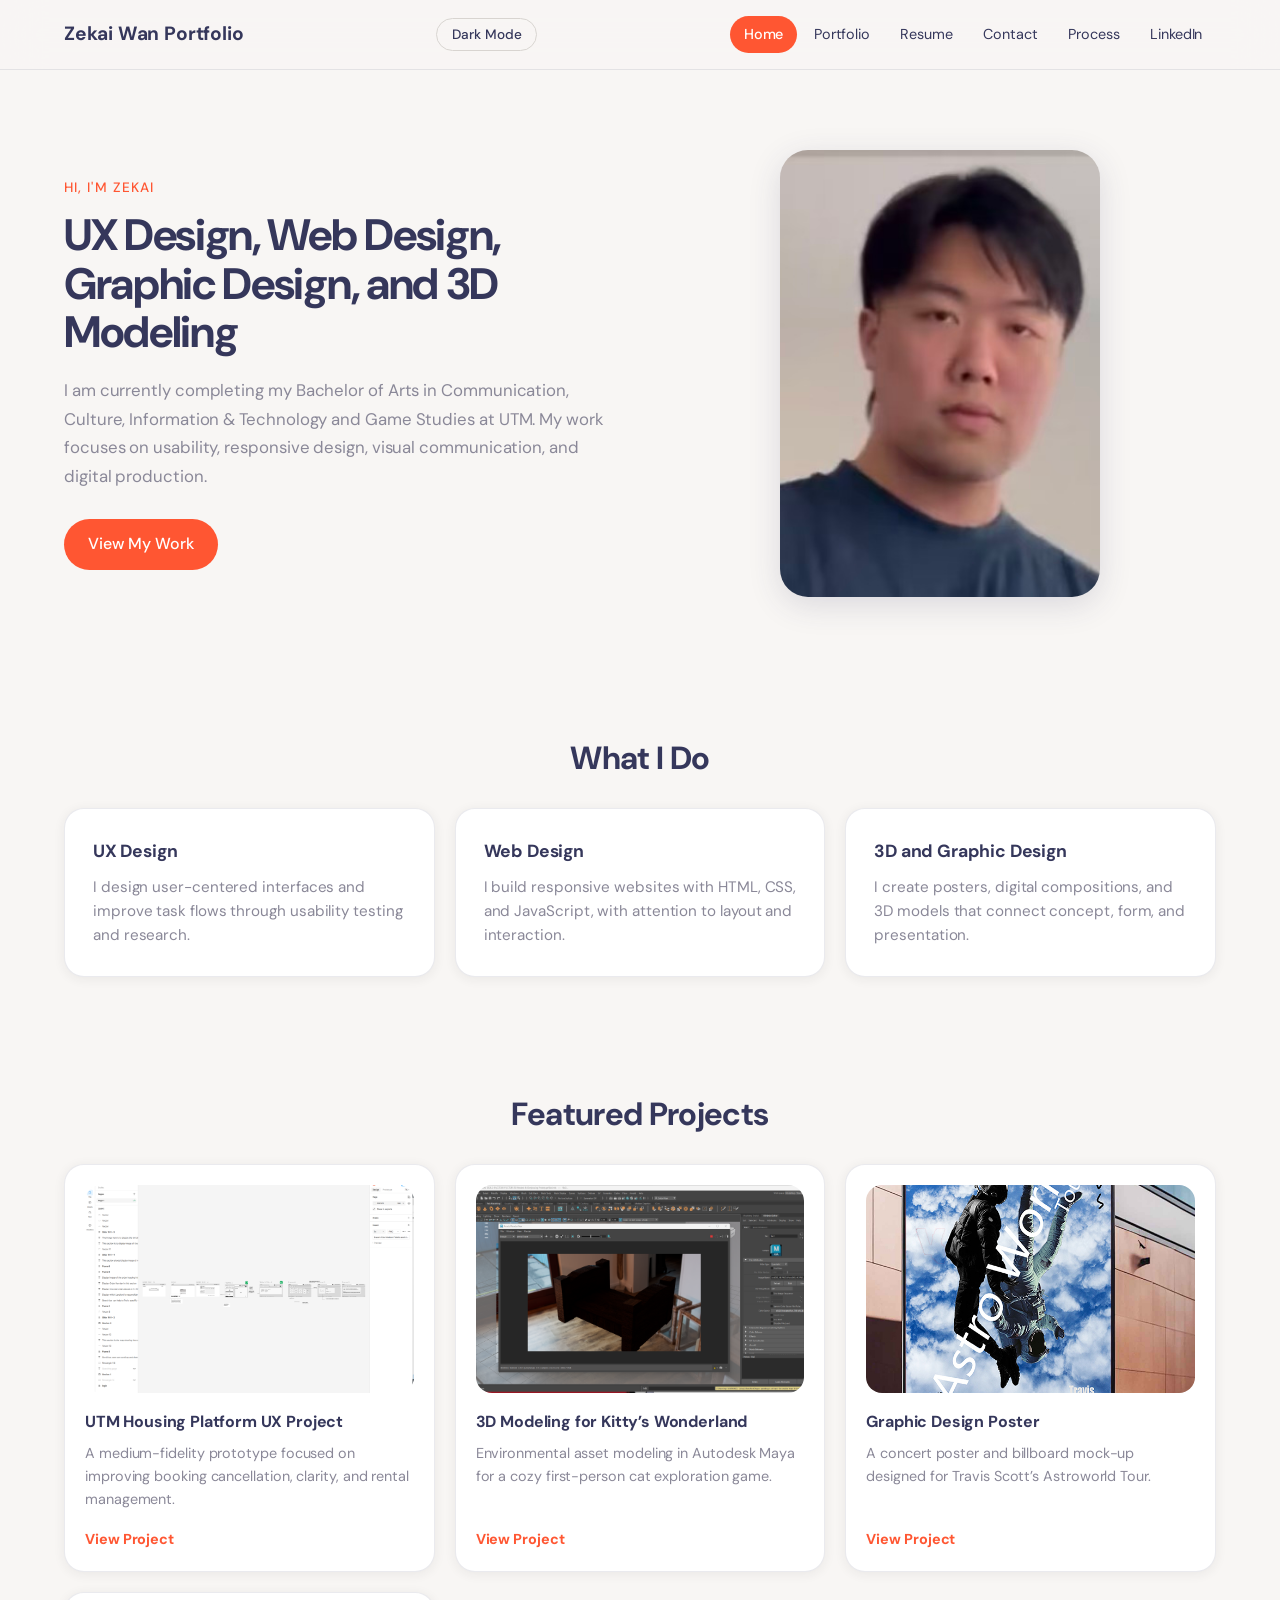
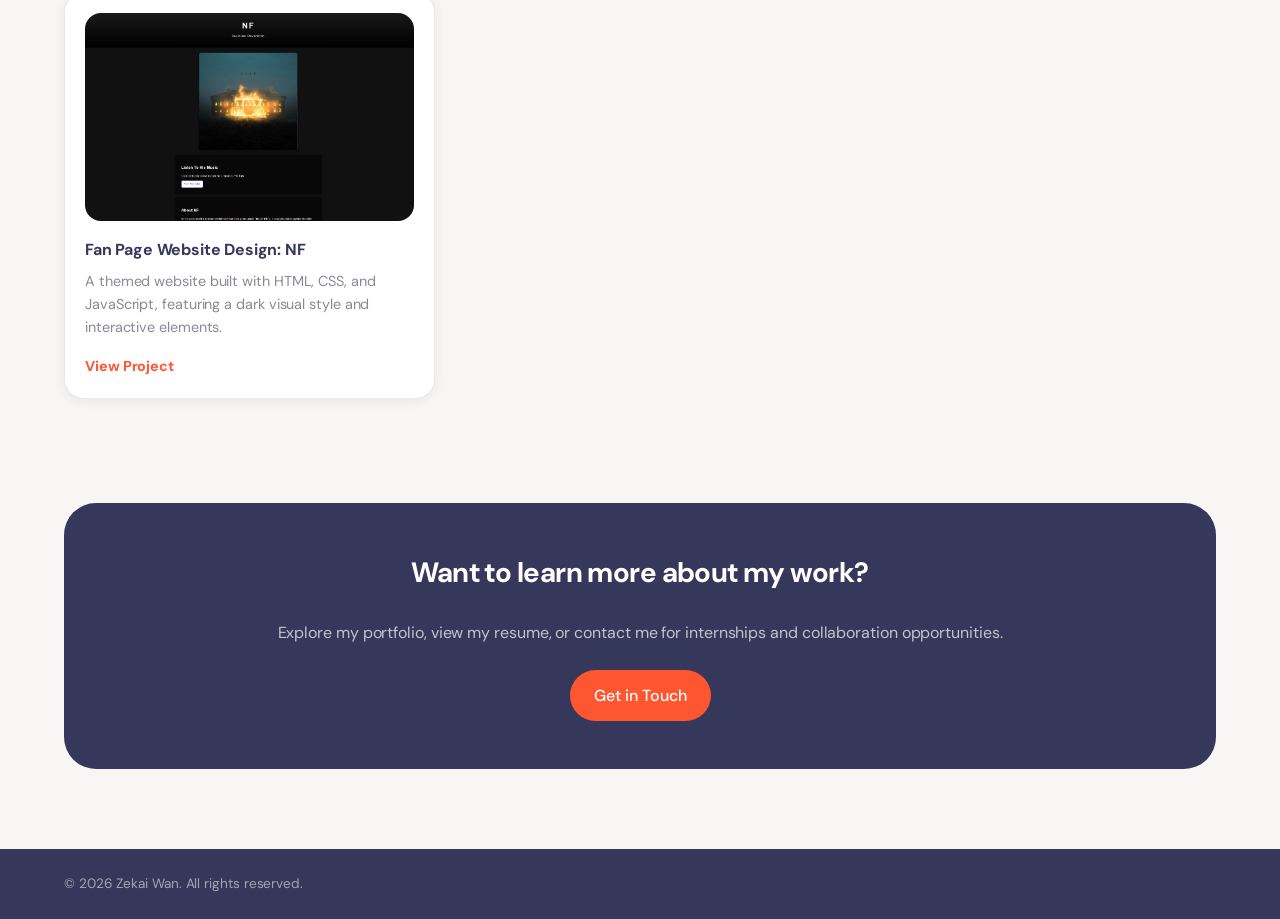
<file: index.html>
<!DOCTYPE html>
<html lang="en">
<head>
  <meta charset="UTF-8">
  <meta name="viewport" content="width=device-width, initial-scale=1.0">
  <title>Zekai Wan | Portfolio</title>
  <link rel="stylesheet" href="styles.css">
</head>
<body>
  <header class="site-header">
    <div class="container header-container">
      <h1 class="site-title">Zekai Wan Portfolio</h1>

      <button id="toggleButton" class="dark-mode-button" type="button">Dark Mode</button>

      <nav class="site-nav" aria-label="Main navigation">
        <ul class="nav-list">
          <li><a href="index.html" class="nav-link active">Home</a></li>
          <li><a href="portfolio.html" class="nav-link">Portfolio</a></li>
          <li><a href="resume.html" class="nav-link">Resume</a></li>
          <li><a href="contact.html" class="nav-link">Contact</a></li>
          <li><a href="process.html" class="nav-link">Process</a></li>
          <li>
            <a href="https://www.linkedin.com/in/zekai-wan-b24306228/" class="nav-link" target="_blank" rel="noopener noreferrer">
              LinkedIn
            </a>
          </li>
        </ul>
      </nav>
    </div>
  </header>

  <main>
    <section class="hero">
      <div class="container hero-container">
        <div class="hero-text">
          <p class="intro-text">Hi, I'm Zekai</p>
          <h2 class="hero-title">UX Design, Web Design, Graphic Design, and 3D Modeling</h2>
          <p class="hero-description">
            I am currently completing my Bachelor of Arts in Communication, Culture,
            Information &amp; Technology and Game Studies at UTM. My work focuses on
            usability, responsive design, visual communication, and digital production.
          </p>

          <div class="hero-buttons">
            <a href="portfolio.html" class="button primary-button">View My Work</a>
          </div>
        </div>

        <div class="hero-image">
          <img src="profilepicture.jpg" alt="Portrait of Zekai Wan">
        </div>
      </div>
    </section>

    <section class="highlights">
      <div class="container">
        <h2 class="section-title">What I Do</h2>

        <div class="highlight-grid">
          <article class="highlight-card">
            <h3>UX Design</h3>
            <p>I design user-centered interfaces and improve task flows through usability testing and research.</p>
          </article>

          <article class="highlight-card">
            <h3>Web Design</h3>
            <p>I build responsive websites with HTML, CSS, and JavaScript, with attention to layout and interaction.</p>
          </article>

          <article class="highlight-card">
            <h3>3D and Graphic Design</h3>
            <p>I create posters, digital compositions, and 3D models that connect concept, form, and presentation.</p>
          </article>
        </div>
      </div>
    </section>

    <section class="featured-projects">
      <div class="container">
        <h2 class="section-title">Featured Projects</h2>

        <div class="project-grid">
          <article class="project-card">
            <img src="uxprojectpicture.png" alt="Preview of UTM housing platform UX project">
            <h3>UTM Housing Platform UX Project</h3>
            <p>A medium-fidelity prototype focused on improving booking cancellation, clarity, and rental management.</p>
            <a href="portfolio.html" class="project-link">View Project</a>
          </article>

          <article class="project-card">
            <img src="Bed_Final.png" alt="Preview of 3D modeling project in Autodesk Maya">
            <h3>3D Modeling for Kitty’s Wonderland</h3>
            <p>Environmental asset modeling in Autodesk Maya for a cozy first-person cat exploration game.</p>
            <a href="portfolio.html" class="project-link">View Project</a>
          </article>

          <article class="project-card">
            <img src="Wan_Poster.jpg" alt="Preview of graphic design poster project">
            <h3>Graphic Design Poster</h3>
            <p>A concert poster and billboard mock-up designed for Travis Scott’s Astroworld Tour.</p>
            <a href="portfolio.html" class="project-link">View Project</a>
          </article>

          <article class="project-card">
            <img src="websitepicture.png" alt="Preview of NF fan page website design">
            <h3>Fan Page Website Design: NF</h3>
            <p>A themed website built with HTML, CSS, and JavaScript, featuring a dark visual style and interactive elements.</p>
            <a href="portfolio.html" class="project-link">View Project</a>
          </article>
        </div>
      </div>
    </section>

    <section class="callout">
      <div class="container callout-container">
        <h2 class="section-title">Want to learn more about my work?</h2>
        <p>Explore my portfolio, view my resume, or contact me for internships and collaboration opportunities.</p>
        <a href="contact.html" class="button primary-button">Get in Touch</a>
      </div>
    </section>
  </main>

  <footer class="site-footer">
    <div class="container footer-container">
      <p>&copy; 2026 Zekai Wan. All rights reserved.</p>
    </div>
  </footer>

  <script src="script.js"></script>
</body>
</html>
</file>
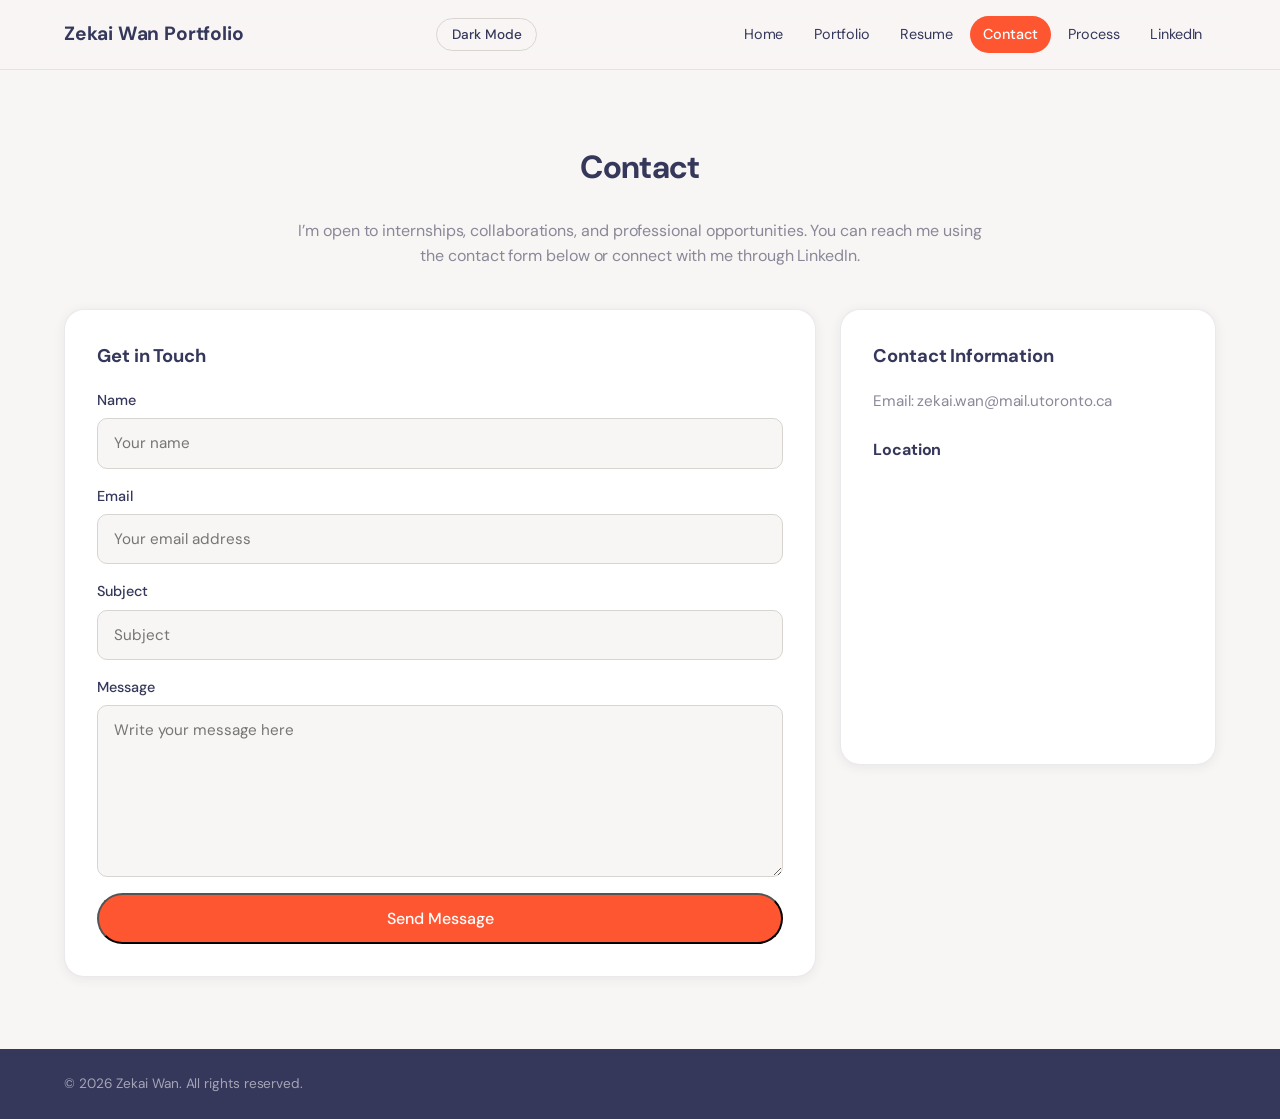
<file: contact.html>
<!DOCTYPE html>
<html lang="en">
<head>
  <meta charset="UTF-8">
  <meta name="viewport" content="width=device-width, initial-scale=1.0">
  <title>Contact | Zekai Wan Portfolio</title>
  <link rel="stylesheet" href="styles.css">
</head>
<body>
  <header class="site-header">
    <div class="container header-container">
      <h1 class="site-title">Zekai Wan Portfolio</h1>

      <button id="darkModeToggle" class="dark-mode-button" type="button">Dark Mode</button>

      <nav class="site-nav" aria-label="Main navigation">
        <ul class="nav-list">
          <li><a href="index.html" class="nav-link">Home</a></li>
          <li><a href="portfolio.html" class="nav-link">Portfolio</a></li>
          <li><a href="resume.html" class="nav-link">Resume</a></li>
          <li><a href="contact.html" class="nav-link active">Contact</a></li>
          <li><a href="process.html" class="nav-link">Process</a></li>
          <li>
            <a href="https://www.linkedin.com/in/zekai-wan-b24306228/" class="nav-link" target="_blank" rel="noopener noreferrer">
              LinkedIn
            </a>
          </li>
        </ul>
      </nav>
    </div>
  </header>

  <main>
    <section class="contact-page">
      <div class="container">
        <h2 class="section-title">Contact</h2>
        <p class="contact-intro">
          I’m open to internships, collaborations, and professional opportunities.
          You can reach me using the contact form below or connect with me through LinkedIn.
        </p>

        <div class="contact-layout">
          <section class="contact-form-section">
            <h3>Get in Touch</h3>

            <form class="contact-form" action="#" method="post">
              <div class="form-group">
                <label for="name">Name</label>
                <input type="text" id="name" name="name" placeholder="Your name" required>
              </div>

              <div class="form-group">
                <label for="email">Email</label>
                <input type="email" id="email" name="email" placeholder="Your email address" required>
              </div>

              <div class="form-group">
                <label for="subject">Subject</label>
                <input type="text" id="subject" name="subject" placeholder="Subject" required>
              </div>

              <div class="form-group">
                <label for="message">Message</label>
                <textarea id="message" name="message" rows="6" placeholder="Write your message here" required></textarea>
              </div>

              <button type="submit" class="button primary-button">Send Message</button>
            </form>
          </section>

          <aside class="contact-info-section">
            <h3>Contact Information</h3>
            <p>Email: zekai.wan@mail.utoronto.ca</p>

            <div class="media-embed">
              <h3>Location</h3>
              <iframe
                src="https://www.google.com/maps?q=University%20of%20Toronto%20Mississauga&output=embed"
                width="100%"
                height="250"
                style="border:0;"
                allowfullscreen=""
                loading="lazy"
                referrerpolicy="no-referrer-when-downgrade"
                title="Map showing University of Toronto Mississauga"
              ></iframe>
            </div>
          </aside>
        </div>
      </div>
    </section>
  </main>

  <footer class="site-footer">
    <div class="container footer-container">
      <p>&copy; 2026 Zekai Wan. All rights reserved.</p>
    </div>
  </footer>

  <script src="script.js"></script>
</body>
</html>
</file>
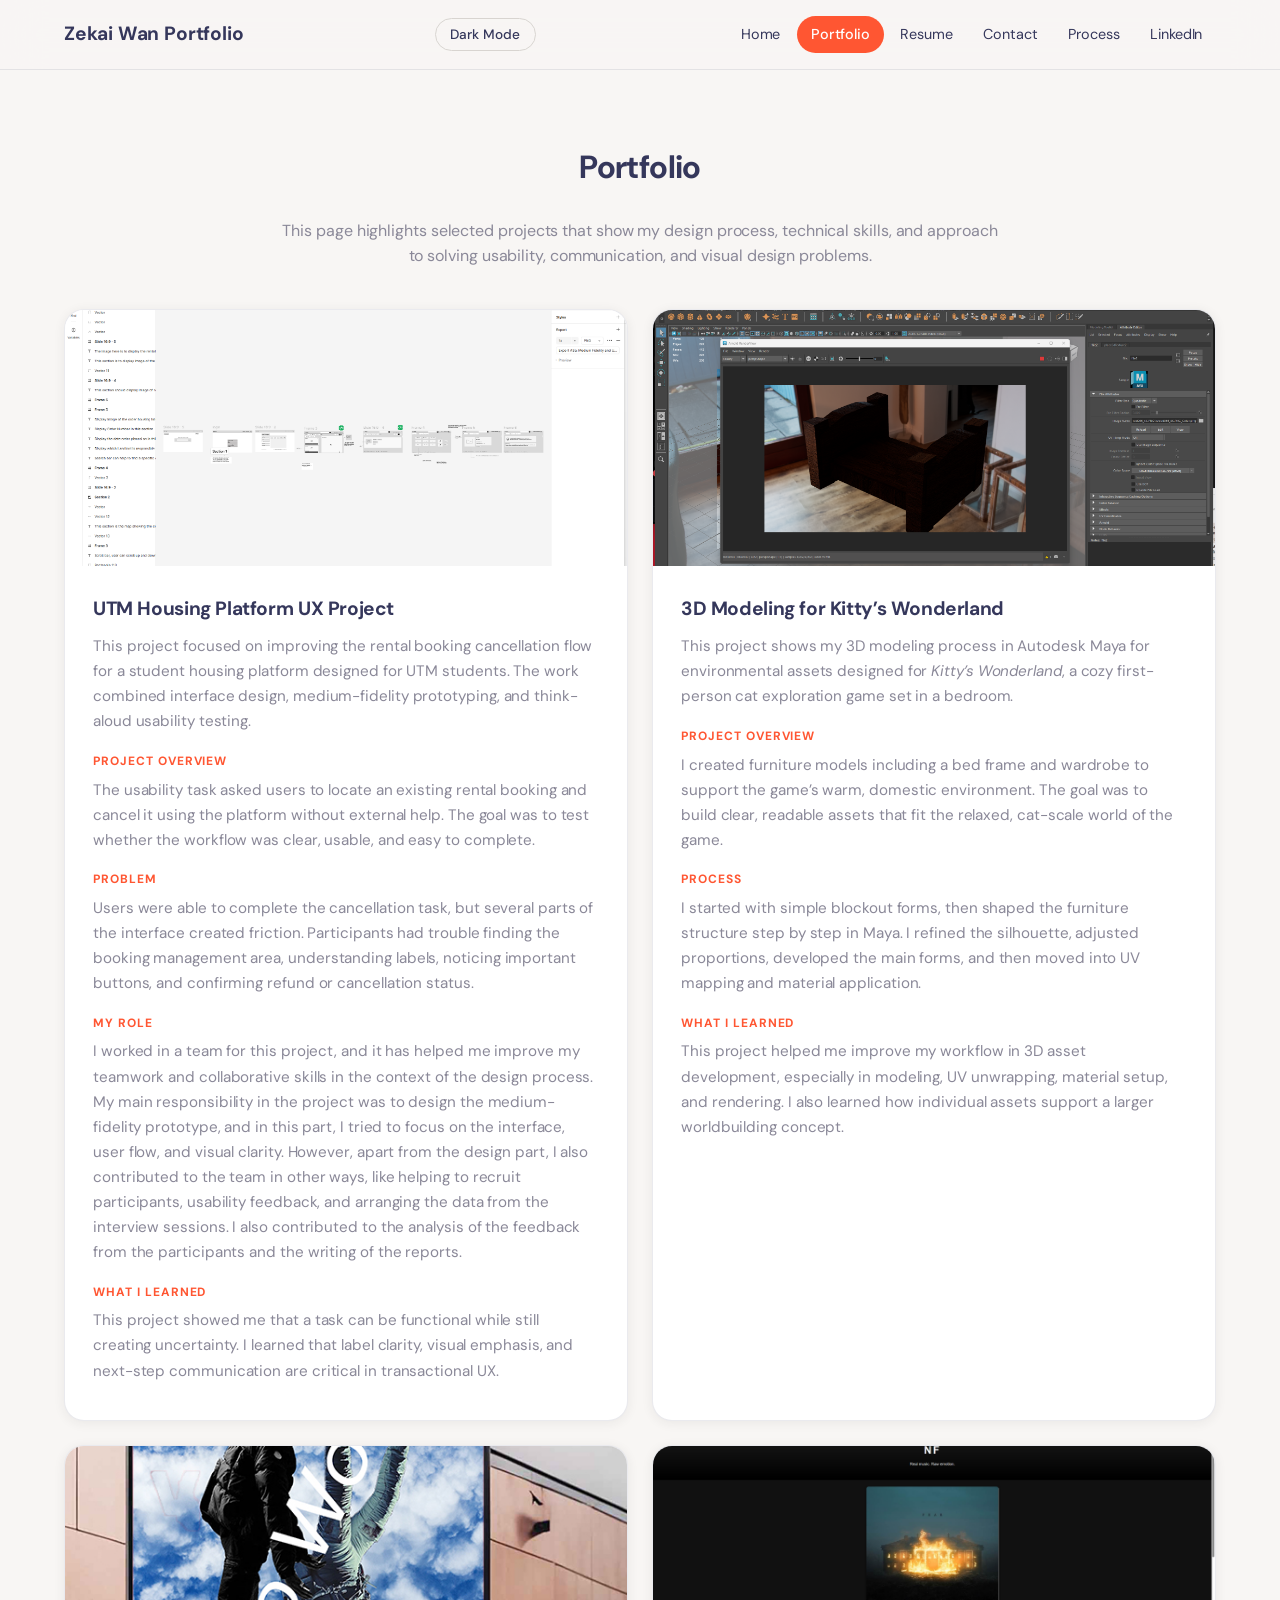
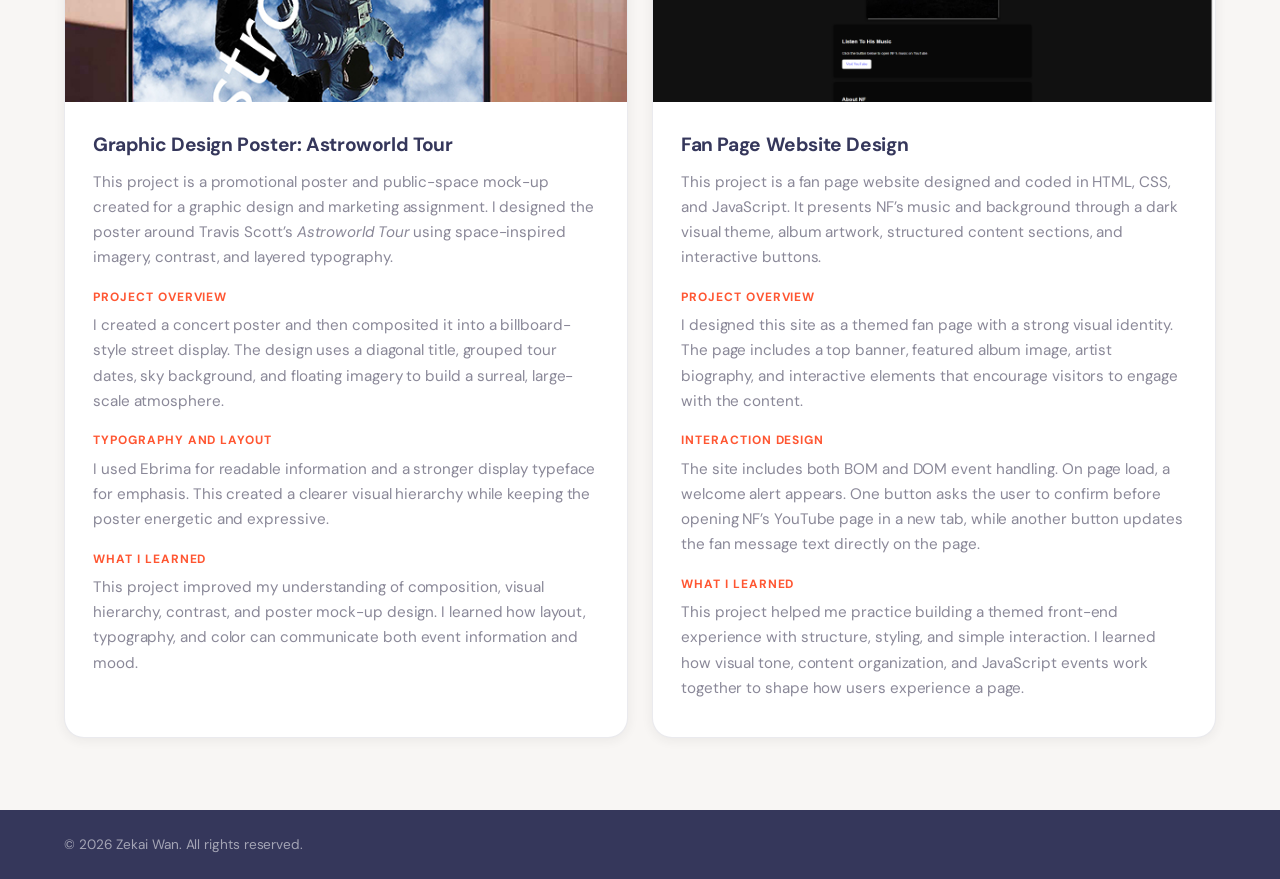
<file: portfolio.html>
<!DOCTYPE html>
<html lang="en">
<head>
  <meta charset="UTF-8">
  <meta name="viewport" content="width=device-width, initial-scale=1.0">
  <title>Portfolio | Zekai Wan Portfolio</title>
  <link rel="stylesheet" href="styles.css">
</head>
<body>
  <header class="site-header">
    <div class="container header-container">
      <h1 class="site-title">Zekai Wan Portfolio</h1>

      <button id="darkModeToggle" class="dark-mode-button" type="button">Dark Mode</button>

      <nav class="site-nav" aria-label="Main navigation">
        <ul class="nav-list">
          <li><a href="index.html" class="nav-link">Home</a></li>
          <li><a href="portfolio.html" class="nav-link active">Portfolio</a></li>
          <li><a href="resume.html" class="nav-link">Resume</a></li>
          <li><a href="contact.html" class="nav-link">Contact</a></li>
          <li><a href="process.html" class="nav-link">Process</a></li>
          <li>
            <a href="https://www.linkedin.com/in/zekai-wan-b24306228/" class="nav-link" target="_blank" rel="noopener noreferrer">
              LinkedIn
            </a>
          </li>
        </ul>
      </nav>
    </div>
  </header>

  <main>
    <section class="portfolio-page">
      <div class="container">
        <h2 class="section-title">Portfolio</h2>
        <p class="portfolio-intro">
          This page highlights selected projects that show my design process, technical skills,
          and approach to solving usability, communication, and visual design problems.
        </p>

        <div class="portfolio-grid">
          <article class="portfolio-card">
            <img src="uxprojectpicture.png" alt="UTM housing platform UX prototype shown in Figma">
            <div class="portfolio-card-content">
              <h3>UTM Housing Platform UX Project</h3>
              <p>
                This project focused on improving the rental booking cancellation flow for a student housing
                platform designed for UTM students. The work combined interface design, medium-fidelity
                prototyping, and think-aloud usability testing.
              </p>

              <h4>Project Overview</h4>
              <p>
                The usability task asked users to locate an existing rental booking and cancel it using the
                platform without external help. The goal was to test whether the workflow was clear, usable,
                and easy to complete.
              </p>

              <h4>Problem</h4>
              <p>
                Users were able to complete the cancellation task, but several parts of the interface created
                friction. Participants had trouble finding the booking management area, understanding labels,
                noticing important buttons, and confirming refund or cancellation status.
              </p>

              <h4>My Role</h4>
              <p>
                I worked in a team for this project, and it has helped me improve my teamwork and collaborative skills in the context of the design process. My main responsibility in the project was to design the medium-fidelity prototype, and in this part, I tried to focus on the interface, user flow, and visual clarity. However, apart from the design part, I also contributed to the team in other ways, like helping to recruit participants, usability feedback, and arranging the data from the interview sessions. I also contributed to the analysis of the feedback from the participants and the writing of the reports.
              </p>

              <h4>What I Learned</h4>
              <p>
                This project showed me that a task can be functional while still creating uncertainty.
                I learned that label clarity, visual emphasis, and next-step communication are critical
                in transactional UX.
              </p>
            </div>
          </article>

          <article class="portfolio-card">
            <img src="Bed_Final.png" alt="Final rendered 3D bed model created in Autodesk Maya">
            <div class="portfolio-card-content">
              <h3>3D Modeling for Kitty’s Wonderland</h3>
              <p>
                This project shows my 3D modeling process in Autodesk Maya for environmental assets
                designed for <em>Kitty’s Wonderland</em>, a cozy first-person cat exploration game set in a bedroom.
              </p>

              <h4>Project Overview</h4>
              <p>
                I created furniture models including a bed frame and wardrobe to support the game’s warm,
                domestic environment. The goal was to build clear, readable assets that fit the relaxed,
                cat-scale world of the game.
              </p>

              <h4>Process</h4>
              <p>
                I started with simple blockout forms, then shaped the furniture structure step by step in
                Maya. I refined the silhouette, adjusted proportions, developed the main forms, and then
                moved into UV mapping and material application.
              </p>

              <h4>What I Learned</h4>
              <p>
                This project helped me improve my workflow in 3D asset development, especially in modeling,
                UV unwrapping, material setup, and rendering. I also learned how individual assets support
                a larger worldbuilding concept.
              </p>
            </div>
          </article>

          <article class="portfolio-card">
            <img src="Wan_Poster.jpg" alt="Astroworld Tour poster design by Zekai Wan displayed in a street billboard mock-up">
            <div class="portfolio-card-content">
              <h3>Graphic Design Poster: Astroworld Tour</h3>
              <p>
                This project is a promotional poster and public-space mock-up created for a graphic design
                and marketing assignment. I designed the poster around Travis Scott’s <em>Astroworld Tour</em>
                using space-inspired imagery, contrast, and layered typography.
              </p>

              <h4>Project Overview</h4>
              <p>
                I created a concert poster and then composited it into a billboard-style street display.
                The design uses a diagonal title, grouped tour dates, sky background, and floating imagery
                to build a surreal, large-scale atmosphere.
              </p>

              <h4>Typography and Layout</h4>
              <p>
                I used Ebrima for readable information and a stronger display typeface for emphasis.
                This created a clearer visual hierarchy while keeping the poster energetic and expressive.
              </p>

              <h4>What I Learned</h4>
              <p>
                This project improved my understanding of composition, visual hierarchy, contrast,
                and poster mock-up design. I learned how layout, typography, and color can communicate
                both event information and mood.
              </p>
            </div>
          </article>

          <article class="portfolio-card">
            <img src="websitepicture.png" alt="NF fan page website design homepage with album artwork and dark theme">
            <div class="portfolio-card-content">
              <h3>Fan Page Website Design</h3>
              <p>
                This project is a fan page website designed and coded in HTML, CSS, and JavaScript.
                It presents NF’s music and background through a dark visual theme, album artwork,
                structured content sections, and interactive buttons.
              </p>

              <h4>Project Overview</h4>
              <p>
                I designed this site as a themed fan page with a strong visual identity. The page includes
                a top banner, featured album image, artist biography, and interactive elements that encourage
                visitors to engage with the content.
              </p>

              <h4>Interaction Design</h4>
              <p>
                The site includes both BOM and DOM event handling. On page load, a welcome alert appears.
                One button asks the user to confirm before opening NF’s YouTube page in a new tab, while
                another button updates the fan message text directly on the page.
              </p>

              <h4>What I Learned</h4>
              <p>
                This project helped me practice building a themed front-end experience with structure,
                styling, and simple interaction. I learned how visual tone, content organization, and
                JavaScript events work together to shape how users experience a page.
              </p>
            </div>
          </article>
        </div>
      </div>
    </section>
  </main>

  <footer class="site-footer">
    <div class="container footer-container">
      <p>&copy; 2026 Zekai Wan. All rights reserved.</p>
    </div>
  </footer>

  <script src="script.js"></script>
</body>
</html>
</file>
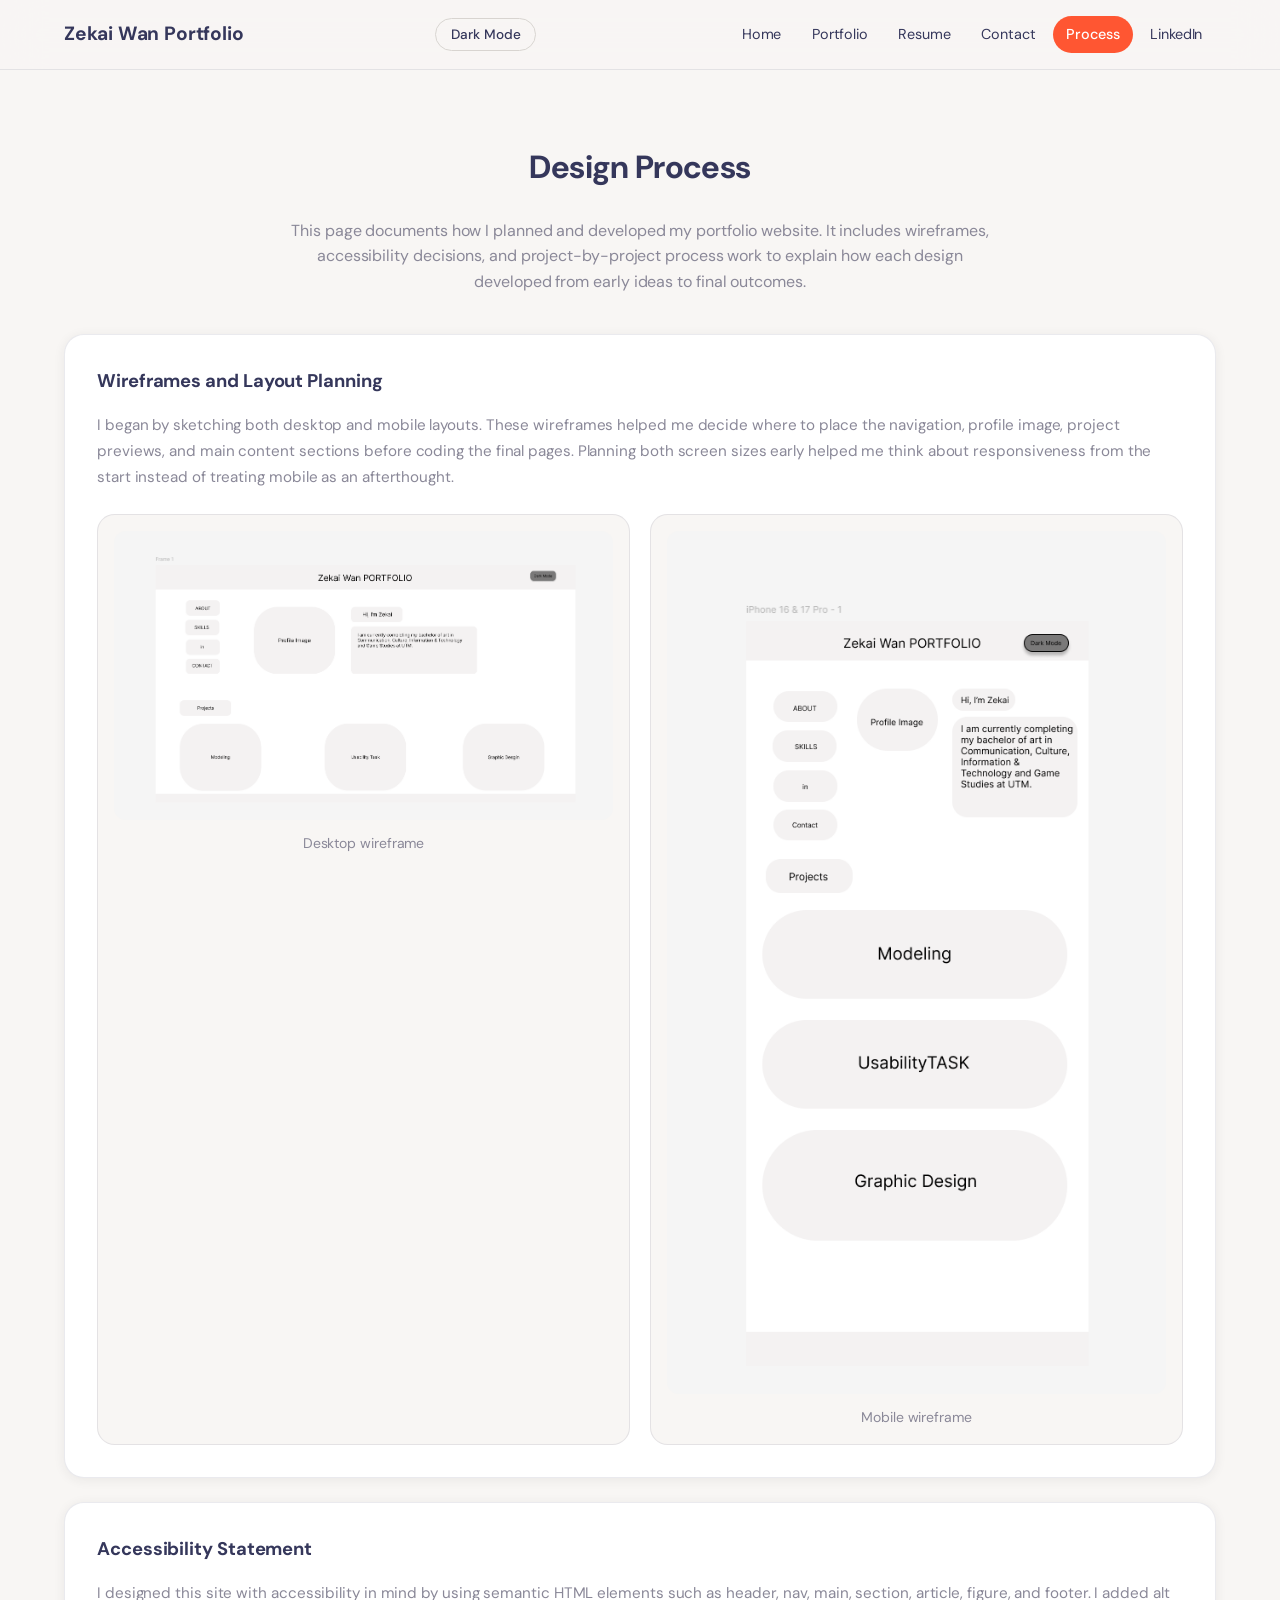
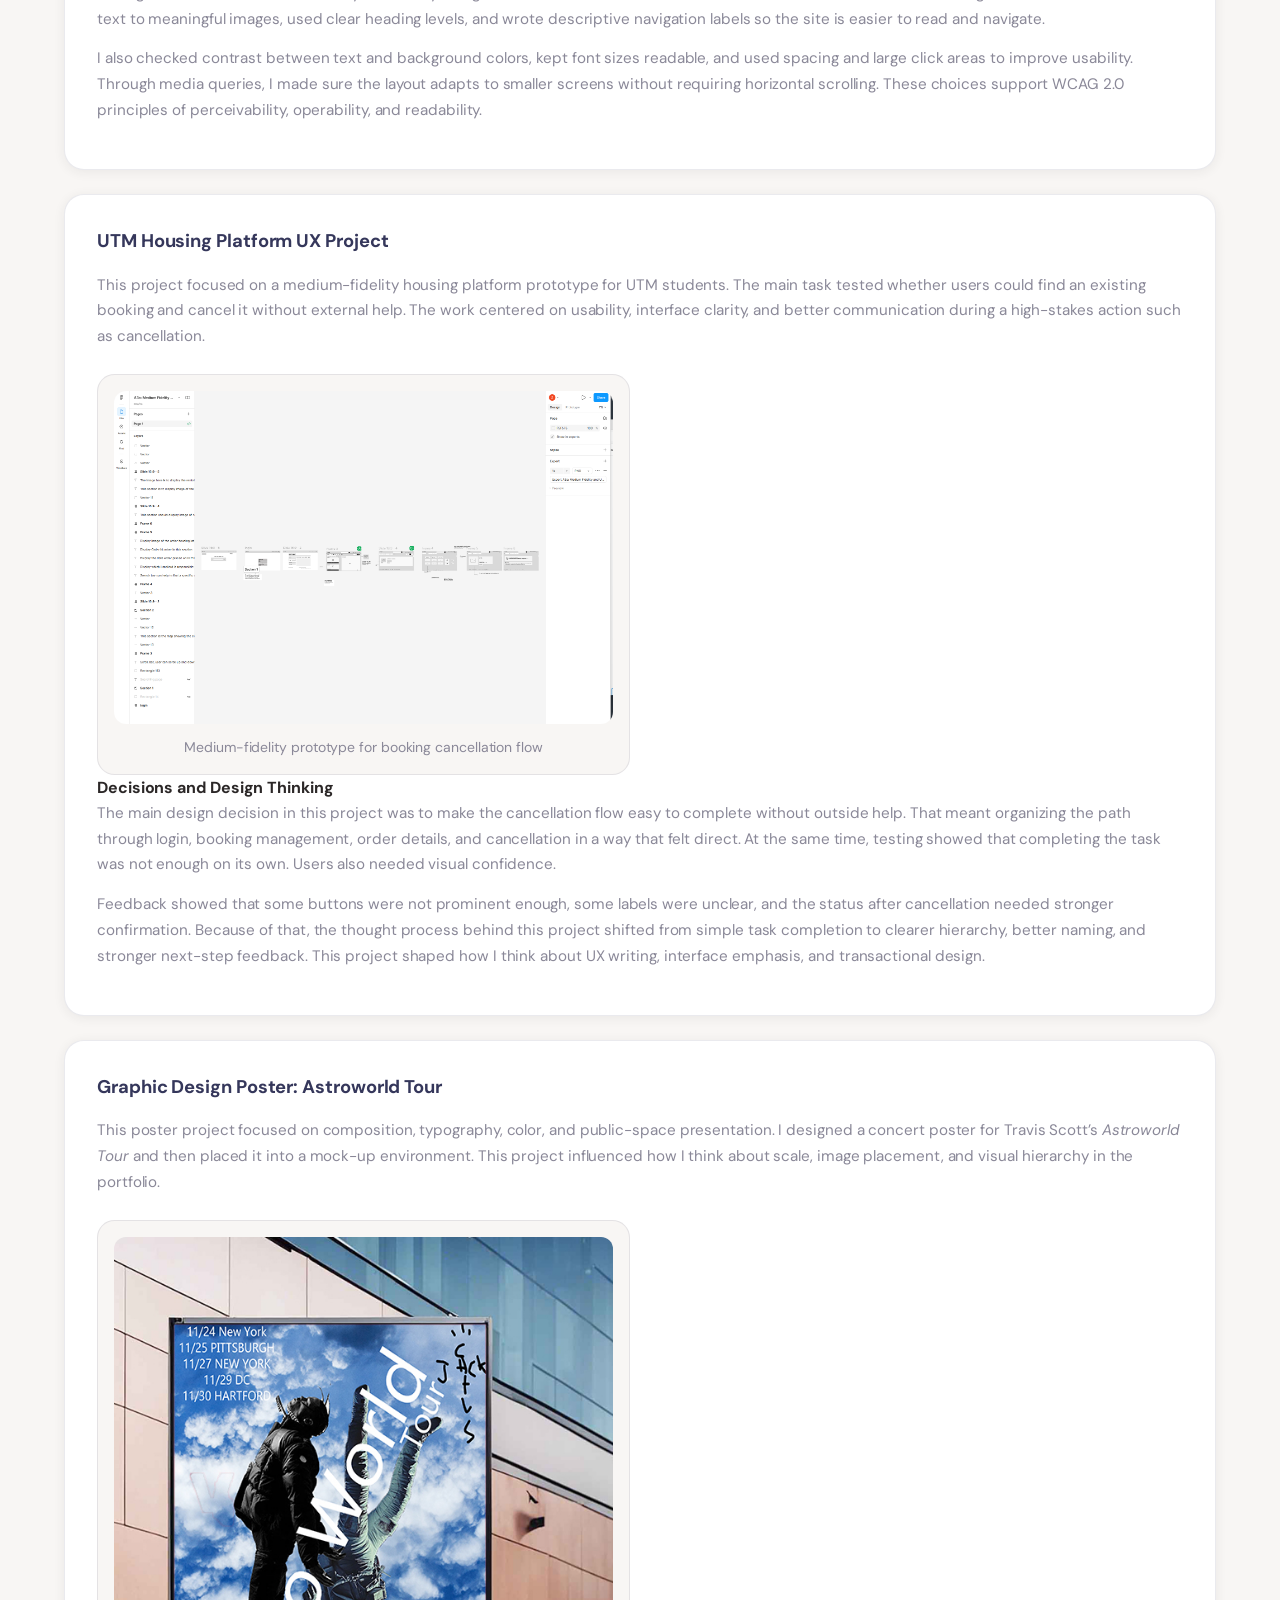
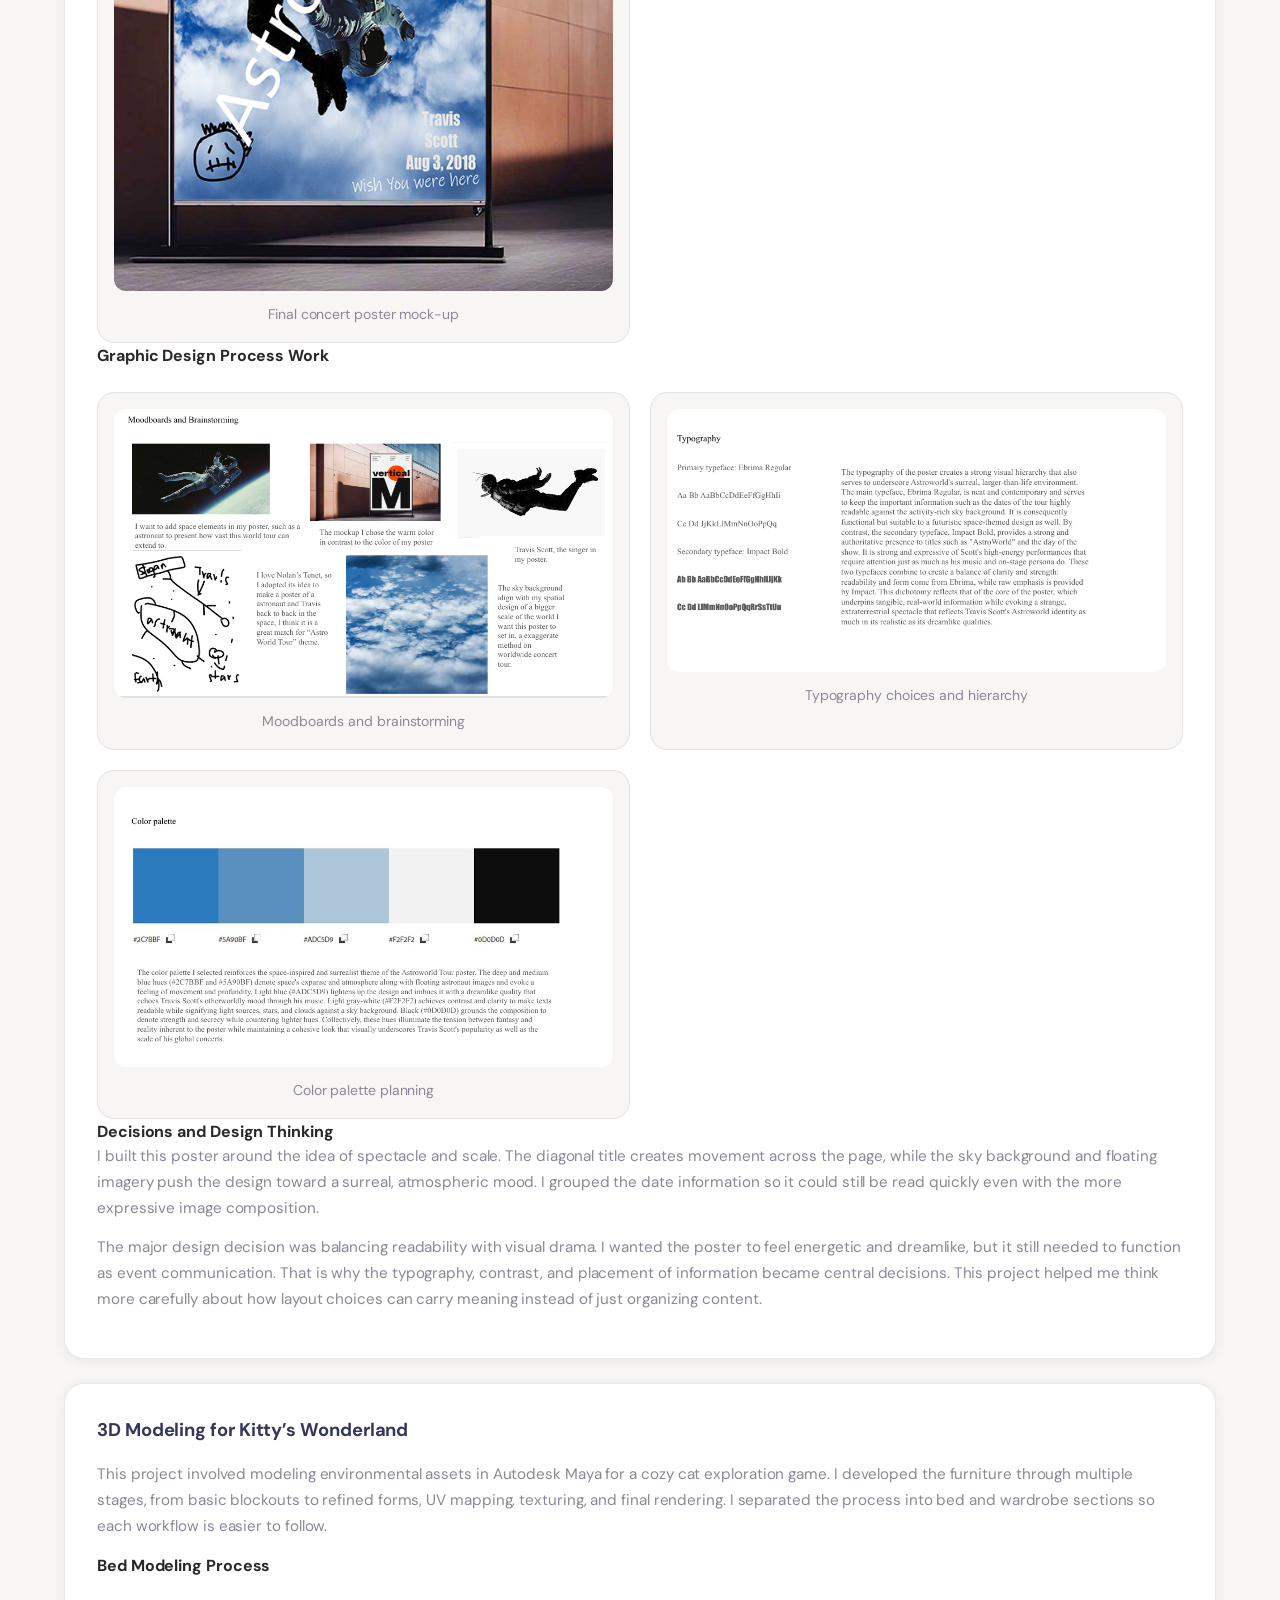
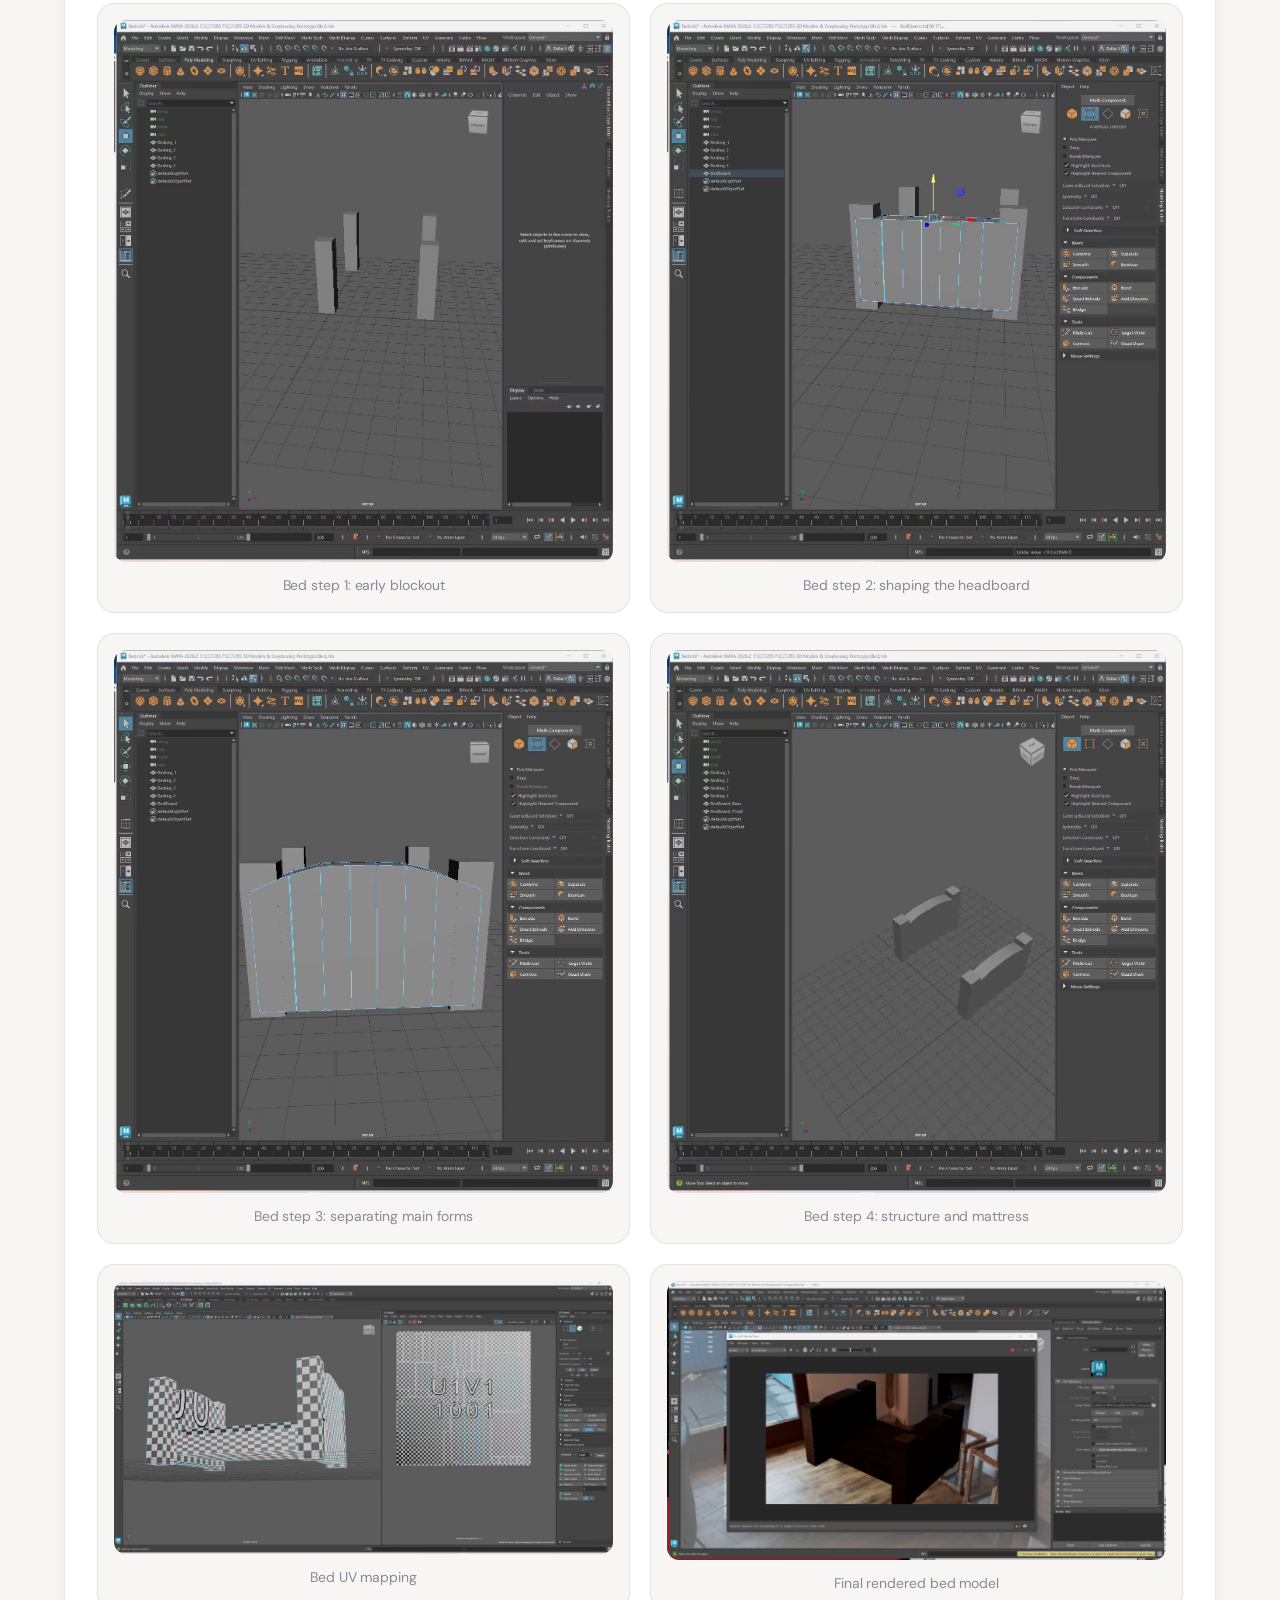
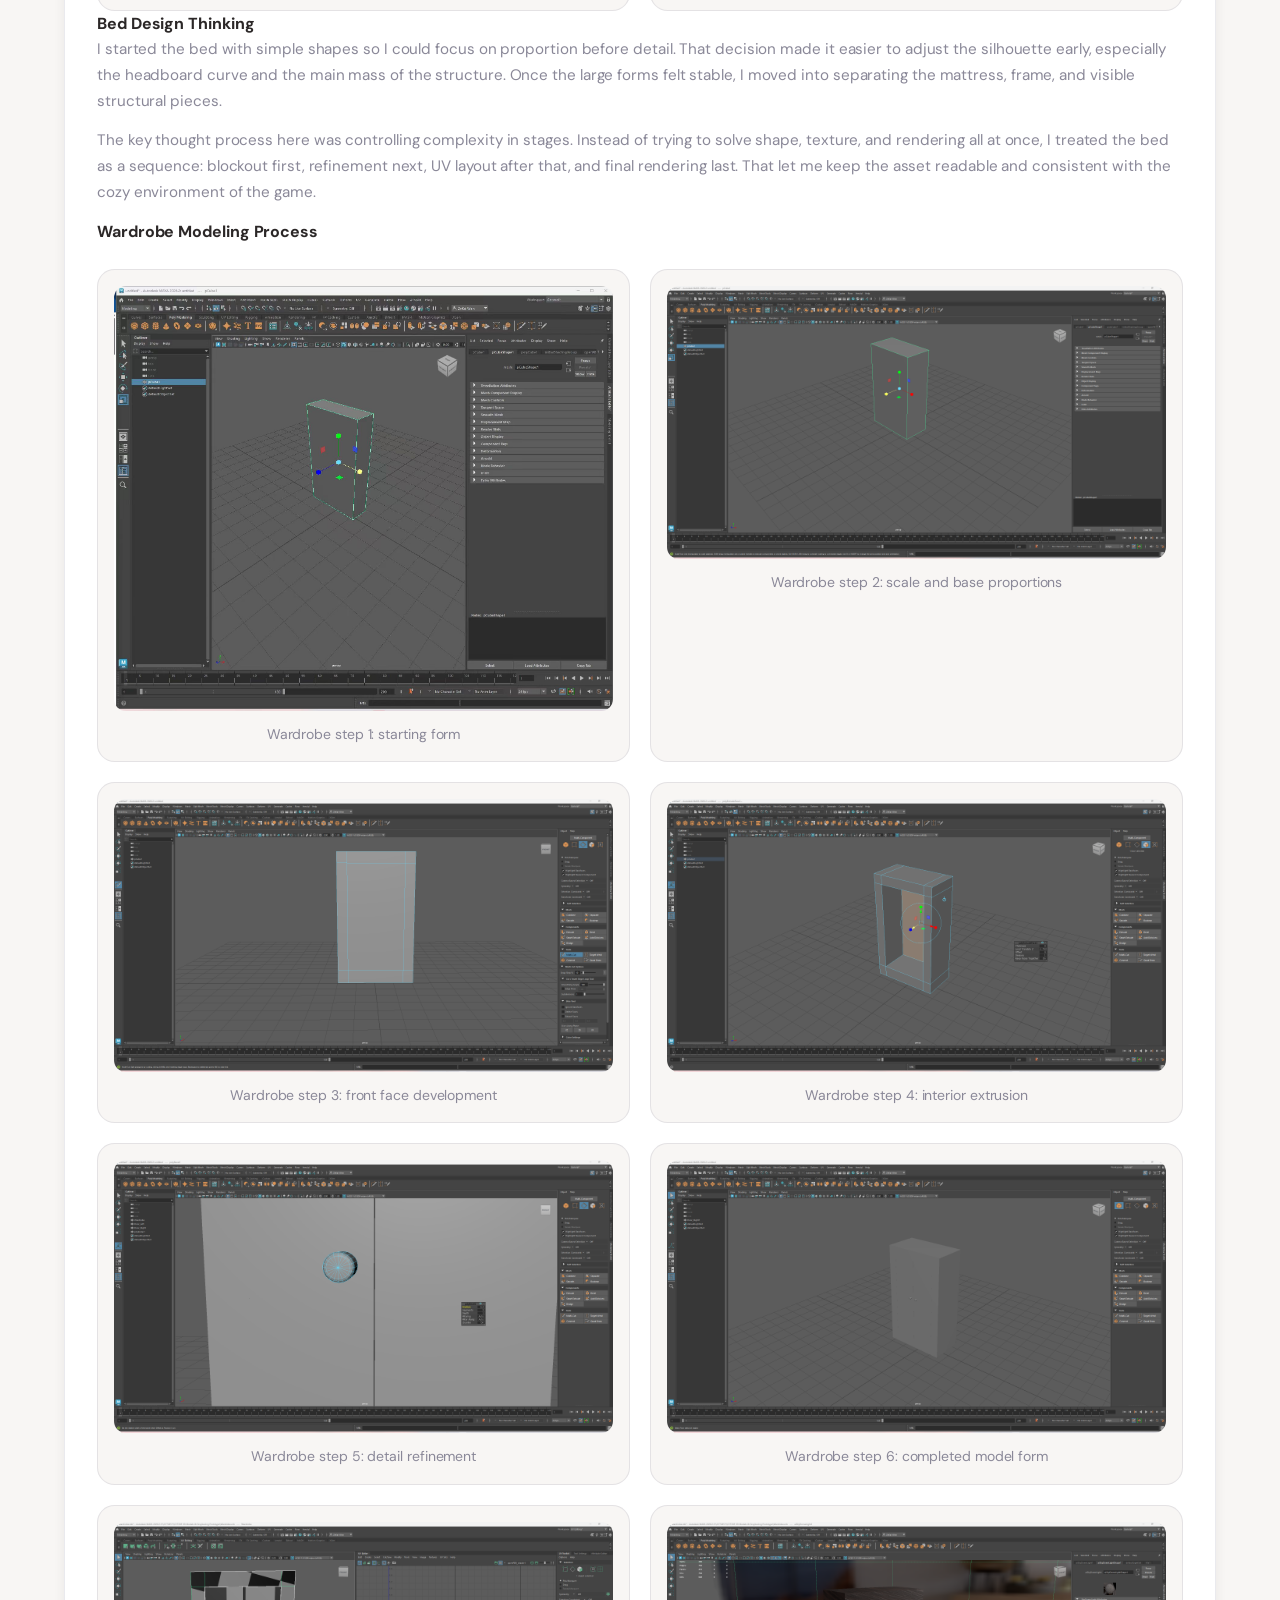
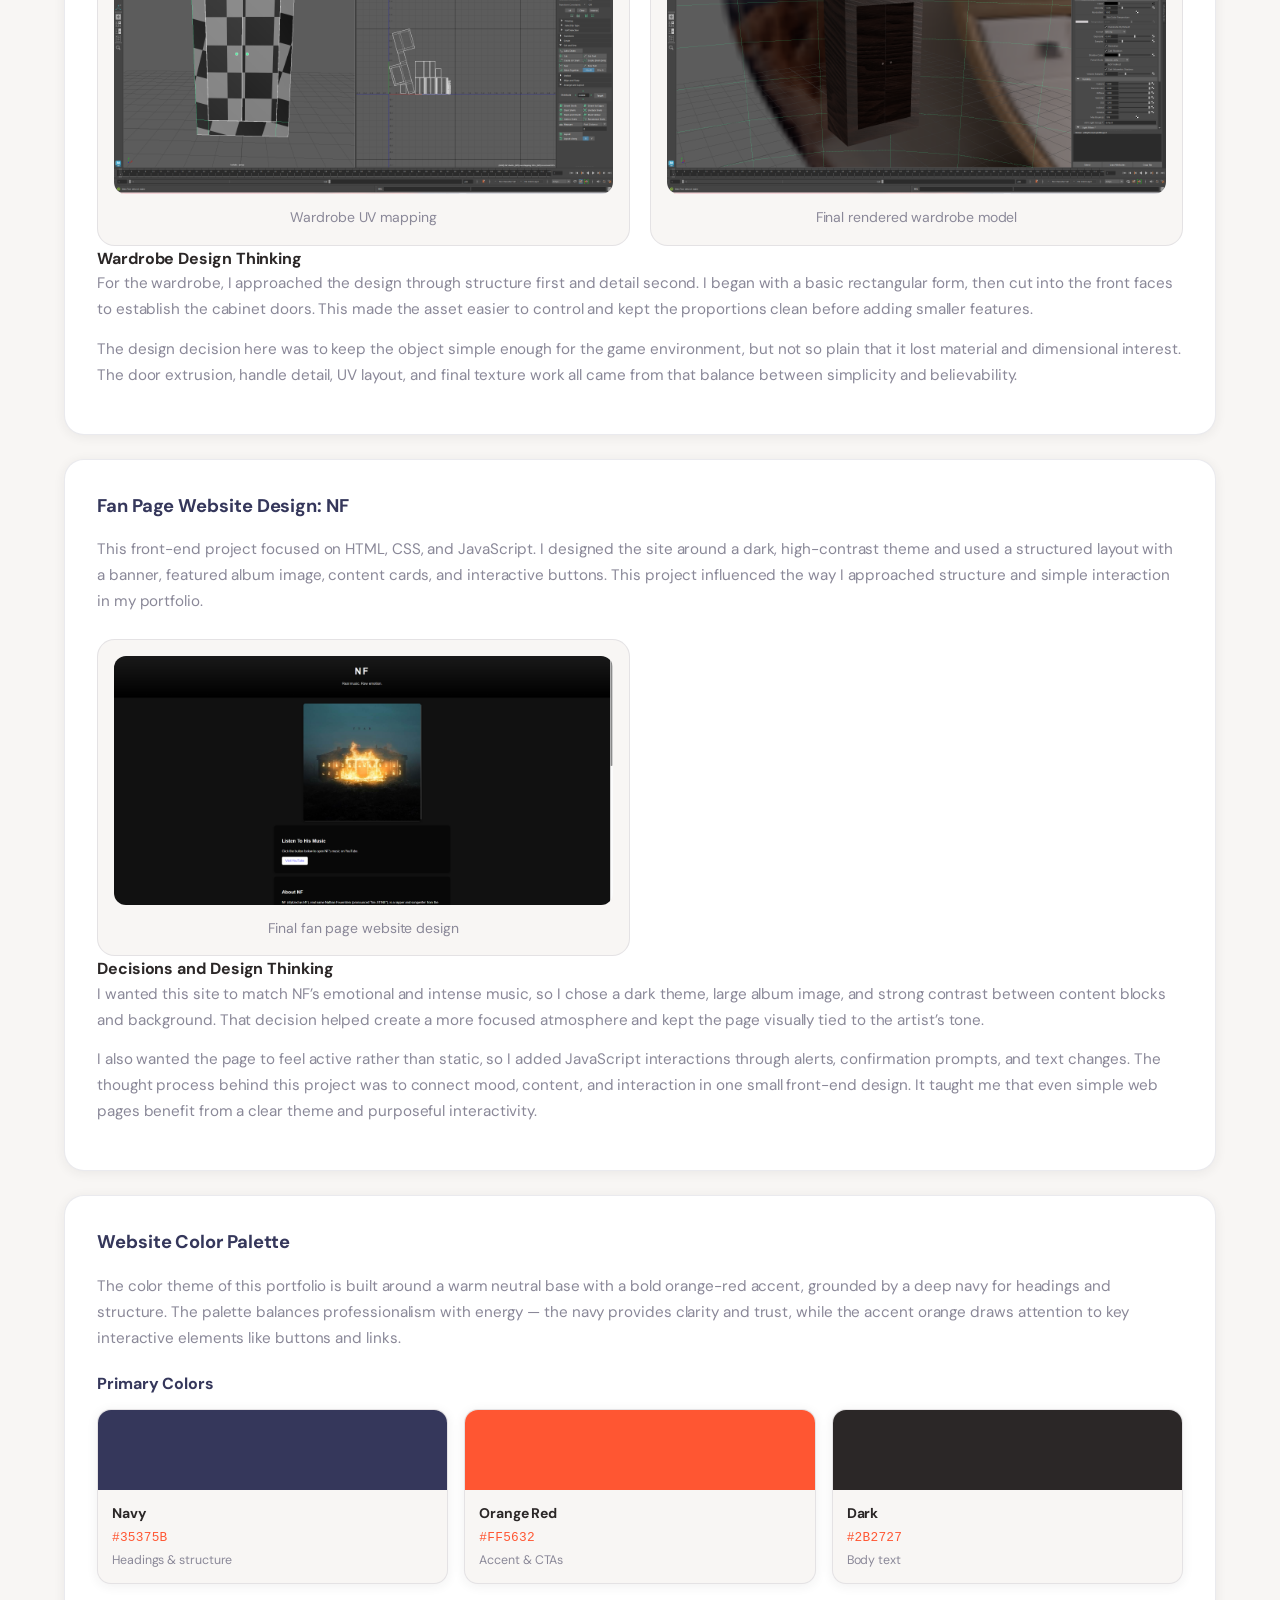
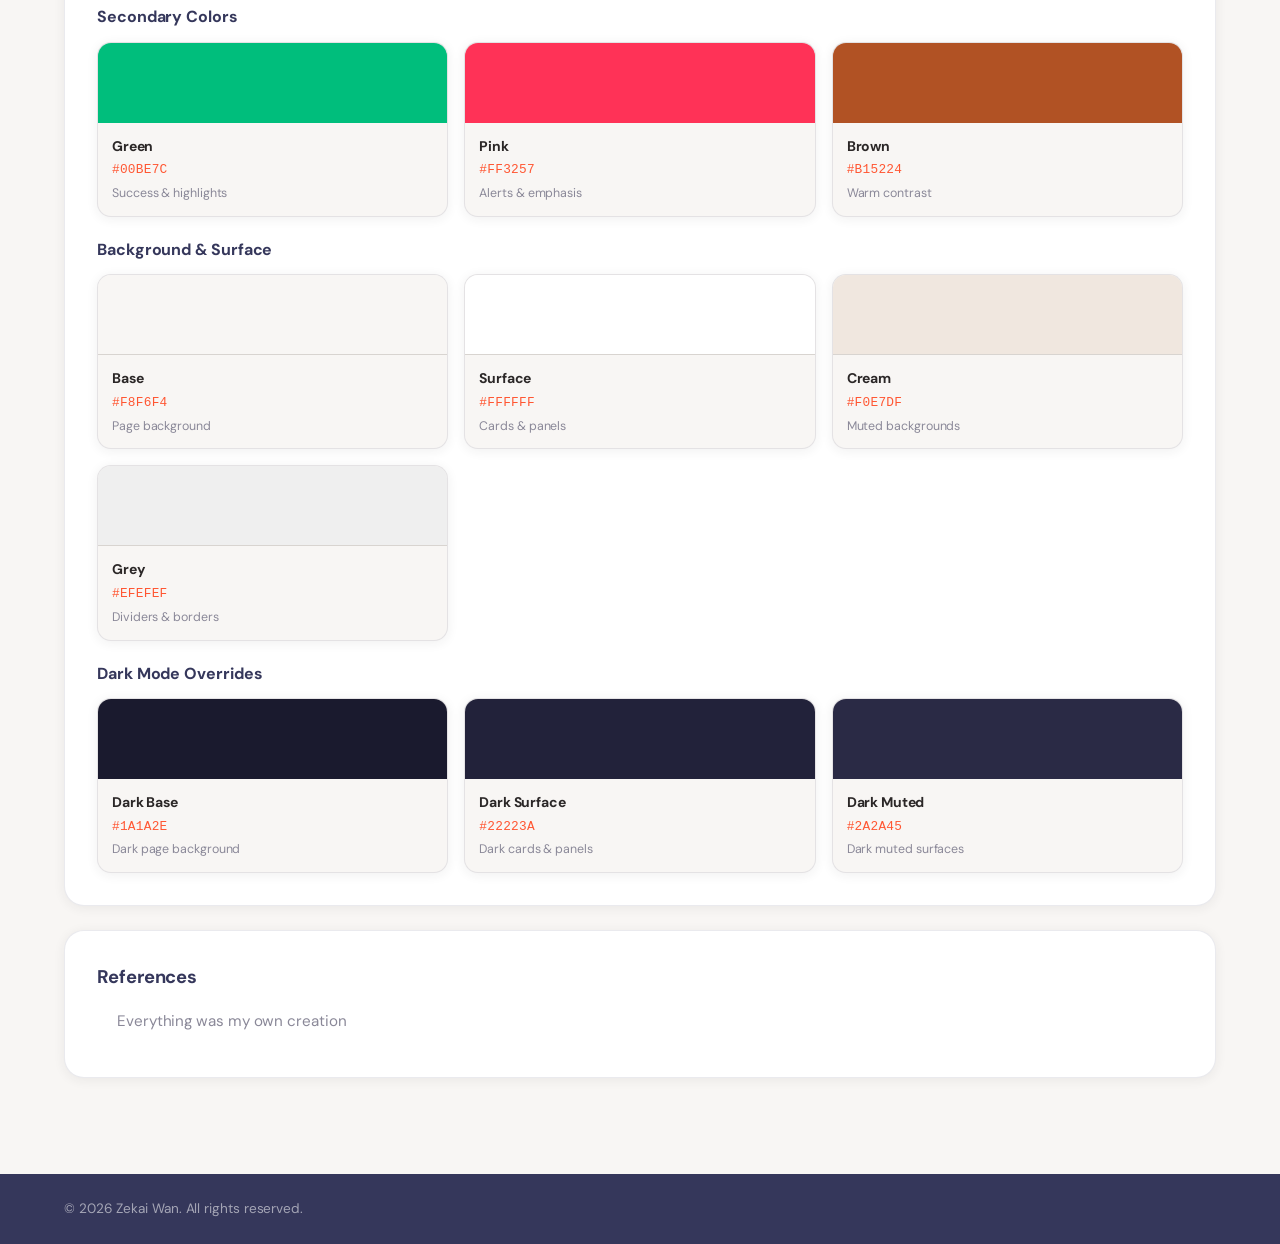
<file: process.html>
<!DOCTYPE html>
<html lang="en">
<head>
  <meta charset="UTF-8">
  <meta name="viewport" content="width=device-width, initial-scale=1.0">
  <title>Process | Zekai Wan Portfolio</title>
  <link rel="stylesheet" href="styles.css">
</head>
<body>
  <a href="#main-content" class="skip-link">Skip to main content</a>
  <header class="site-header">
    <div class="container header-container">
      <h1 class="site-title">Zekai Wan Portfolio</h1>

      <button id="darkModeToggle" class="dark-mode-button" type="button" aria-label="Toggle dark mode">Dark Mode</button>

      <nav class="site-nav" aria-label="Main navigation">
        <ul class="nav-list">
          <li><a href="index.html" class="nav-link">Home</a></li>
          <li><a href="portfolio.html" class="nav-link">Portfolio</a></li>
          <li><a href="resume.html" class="nav-link">Resume</a></li>
          <li><a href="contact.html" class="nav-link">Contact</a></li>
          <li><a href="process.html" class="nav-link active">Process</a></li>
          <li>
            <a href="https://www.linkedin.com/in/zekai-wan-b24306228/" class="nav-link" target="_blank" rel="noopener noreferrer">
              LinkedIn
            </a>
          </li>
        </ul>
      </nav>
    </div>
  </header>

  <main id="main-content">
    <section class="process-page">
      <div class="container">
        <h2 class="section-title">Design Process</h2>
        <p class="process-intro">
          This page documents how I planned and developed my portfolio website. It includes
          wireframes, accessibility decisions, and project-by-project process work to explain
          how each design developed from early ideas to final outcomes.
        </p>

        <section class="process-section">
          <h3>Wireframes and Layout Planning</h3>
          <p>
            I began by sketching both desktop and mobile layouts. These wireframes helped me decide
            where to place the navigation, profile image, project previews, and main content sections
            before coding the final pages. Planning both screen sizes early helped me think about
            responsiveness from the start instead of treating mobile as an afterthought.
          </p>

          <div class="wireframe-grid">
            <figure class="wireframe-card">
              <img src="desktopwireframe.png" alt="Desktop wireframe for portfolio website" width="800" height="600">
              <figcaption>Desktop wireframe</figcaption>
            </figure>

            <figure class="wireframe-card">
              <img src="mobilewireframe.png" alt="Mobile wireframe for portfolio website" width="400" height="700">
              <figcaption>Mobile wireframe</figcaption>
            </figure>
          </div>
        </section>

        <section class="process-section">
          <h3>Accessibility Statement</h3>
          <p>
            I designed this site with accessibility in mind by using semantic HTML elements such as
            header, nav, main, section, article, figure, and footer. I added alt text to meaningful
            images, used clear heading levels, and wrote descriptive navigation labels so the site
            is easier to read and navigate.
          </p>
          <p>
            I also checked contrast between text and background colors, kept font sizes readable,
            and used spacing and large click areas to improve usability. Through media queries, I made
            sure the layout adapts to smaller screens without requiring horizontal scrolling. These
            choices support WCAG 2.0 principles of perceivability, operability, and readability.
          </p>
        </section>

        <section class="process-section">
          <h3>UTM Housing Platform UX Project</h3>
          <p>
            This project focused on a medium-fidelity housing platform prototype for UTM students.
            The main task tested whether users could find an existing booking and cancel it without
            external help. The work centered on usability, interface clarity, and better communication
            during a high-stakes action such as cancellation.
          </p>

          <div class="wireframe-grid">
            <figure class="wireframe-card">
              <img src="uxprojectpicture.png" alt="UTM housing platform prototype shown in Figma" width="800" height="600">
              <figcaption>Medium-fidelity prototype for booking cancellation flow</figcaption>
            </figure>
          </div>

          <h4>Decisions and Design Thinking</h4>
          <p>
            The main design decision in this project was to make the cancellation flow easy to complete
            without outside help. That meant organizing the path through login, booking management, order
            details, and cancellation in a way that felt direct. At the same time, testing showed that
            completing the task was not enough on its own. Users also needed visual confidence.
          </p>
          <p>
            Feedback showed that some buttons were not prominent enough, some labels were unclear, and
            the status after cancellation needed stronger confirmation. Because of that, the thought process
            behind this project shifted from simple task completion to clearer hierarchy, better naming,
            and stronger next-step feedback. This project shaped how I think about UX writing, interface
            emphasis, and transactional design.
          </p>
        </section>

        <section class="process-section">
          <h3>Graphic Design Poster: Astroworld Tour</h3>
          <p>
            This poster project focused on composition, typography, color, and public-space presentation.
            I designed a concert poster for Travis Scott’s <em>Astroworld Tour</em> and then placed it into
            a mock-up environment. This project influenced how I think about scale, image placement, and
            visual hierarchy in the portfolio.
          </p>

          <div class="wireframe-grid">
            <figure class="wireframe-card">
              <img src="Wan_Poster.jpg" alt="Astroworld Tour poster mock-up displayed on a street billboard" width="800" height="600">
              <figcaption>Final concert poster mock-up</figcaption>
            </figure>
          </div>

          <h4>Graphic Design Process Work</h4>
          <div class="wireframe-grid">
            <figure class="wireframe-card">
              <img src="moodboard.png" alt="Moodboards and brainstorming for Astroworld poster design" width="800" height="600">
              <figcaption>Moodboards and brainstorming</figcaption>
            </figure>

            <figure class="wireframe-card">
              <img src="typograph.png" alt="Typography exploration for Astroworld poster design" width="800" height="600">
              <figcaption>Typography choices and hierarchy</figcaption>
            </figure>

            <figure class="wireframe-card">
              <img src="colorpalette.png" alt="Color palette planning for Astroworld poster design" width="800" height="600">
              <figcaption>Color palette planning</figcaption>
            </figure>
          </div>

          <h4>Decisions and Design Thinking</h4>
          <p>
            I built this poster around the idea of spectacle and scale. The diagonal title creates movement
            across the page, while the sky background and floating imagery push the design toward a surreal,
            atmospheric mood. I grouped the date information so it could still be read quickly even with the
            more expressive image composition.
          </p>
          <p>
            The major design decision was balancing readability with visual drama. I wanted the poster to feel
            energetic and dreamlike, but it still needed to function as event communication. That is why the
            typography, contrast, and placement of information became central decisions. This project helped me
            think more carefully about how layout choices can carry meaning instead of just organizing content.
          </p>
        </section>

        <section class="process-section">
          <h3>3D Modeling for Kitty’s Wonderland</h3>
          <p>
            This project involved modeling environmental assets in Autodesk Maya for a cozy cat exploration
            game. I developed the furniture through multiple stages, from basic blockouts to refined forms,
            UV mapping, texturing, and final rendering. I separated the process into bed and wardrobe sections
            so each workflow is easier to follow.
          </p>

          <h4>Bed Modeling Process</h4>
          <div class="wireframe-grid">
            <figure class="wireframe-card">
              <img src="Bed_Step_1.jpg" alt="Early blockout of bed model in Autodesk Maya" width="800" height="600">
              <figcaption>Bed step 1: early blockout</figcaption>
            </figure>

            <figure class="wireframe-card">
              <img src="Bed_Step_2.jpg" alt="Second stage of bed modeling in Autodesk Maya" width="800" height="600">
              <figcaption>Bed step 2: shaping the headboard</figcaption>
            </figure>

            <figure class="wireframe-card">
              <img src="Bed_Step_3.jpg" alt="Third stage of bed modeling in Autodesk Maya" width="800" height="600">
              <figcaption>Bed step 3: separating main forms</figcaption>
            </figure>

            <figure class="wireframe-card">
              <img src="Bed_Step_4.jpg" alt="Fourth stage of bed modeling with mattress added" width="800" height="600">
              <figcaption>Bed step 4: structure and mattress</figcaption>
            </figure>

            <figure class="wireframe-card">
              <img src="UV_Bed.jpg" alt="UV layout for bed model in Autodesk Maya" width="800" height="600">
              <figcaption>Bed UV mapping</figcaption>
            </figure>

            <figure class="wireframe-card">
              <img src="Bed_Final.png" alt="Final rendered bed model in Autodesk Maya" width="800" height="600">
              <figcaption>Final rendered bed model</figcaption>
            </figure>
          </div>

          <h4>Bed Design Thinking</h4>
          <p>
            I started the bed with simple shapes so I could focus on proportion before detail. That decision
            made it easier to adjust the silhouette early, especially the headboard curve and the main mass of
            the structure. Once the large forms felt stable, I moved into separating the mattress, frame, and
            visible structural pieces.
          </p>
          <p>
            The key thought process here was controlling complexity in stages. Instead of trying to solve shape,
            texture, and rendering all at once, I treated the bed as a sequence: blockout first, refinement next,
            UV layout after that, and final rendering last. That let me keep the asset readable and consistent
            with the cozy environment of the game.
          </p>

          <h4>Wardrobe Modeling Process</h4>
          <div class="wireframe-grid">
            <figure class="wireframe-card">
              <img src="Wardrobe_Step_1.jpg" alt="Initial wardrobe blockout in Autodesk Maya" width="800" height="600">
              <figcaption>Wardrobe step 1: starting form</figcaption>
            </figure>

            <figure class="wireframe-card">
              <img src="Wardrobe_Step_2.png" alt="Wardrobe step showing scale and form adjustments" width="800" height="600">
              <figcaption>Wardrobe step 2: scale and base proportions</figcaption>
            </figure>

            <figure class="wireframe-card">
              <img src="Wardrobe_Step_3.png" alt="Wardrobe step with front faces prepared for extrusion" width="800" height="600">
              <figcaption>Wardrobe step 3: front face development</figcaption>
            </figure>

            <figure class="wireframe-card">
              <img src="Wardrobe_Step_4.png" alt="Wardrobe step with inner extrusion for doors" width="800" height="600">
              <figcaption>Wardrobe step 4: interior extrusion</figcaption>
            </figure>

            <figure class="wireframe-card">
              <img src="Wardrobe_Step_5.png" alt="Wardrobe step showing bevel on handle detail" width="800" height="600">
              <figcaption>Wardrobe step 5: detail refinement</figcaption>
            </figure>

            <figure class="wireframe-card">
              <img src="Wardrobe_Step_6.png" alt="Wardrobe model with basic form completed" width="800" height="600">
              <figcaption>Wardrobe step 6: completed model form</figcaption>
            </figure>

            <figure class="wireframe-card">
              <img src="UV_Wardrobe.png" alt="Wardrobe UV layout in Autodesk Maya" width="800" height="600">
              <figcaption>Wardrobe UV mapping</figcaption>
            </figure>

            <figure class="wireframe-card">
              <img src="Wardrobe_Final.png" alt="Final rendered wardrobe model in Autodesk Maya" width="800" height="600">
              <figcaption>Final rendered wardrobe model</figcaption>
            </figure>
          </div>

          <h4>Wardrobe Design Thinking</h4>
          <p>
            For the wardrobe, I approached the design through structure first and detail second. I began with
            a basic rectangular form, then cut into the front faces to establish the cabinet doors. This made
            the asset easier to control and kept the proportions clean before adding smaller features.
          </p>
          <p>
            The design decision here was to keep the object simple enough for the game environment, but not so
            plain that it lost material and dimensional interest. The door extrusion, handle detail, UV layout,
            and final texture work all came from that balance between simplicity and believability.
          </p>
        </section>

        <section class="process-section">
          <h3>Fan Page Website Design: NF</h3>
          <p>
            This front-end project focused on HTML, CSS, and JavaScript. I designed the site around a dark,
            high-contrast theme and used a structured layout with a banner, featured album image, content cards,
            and interactive buttons. This project influenced the way I approached structure and simple interaction
            in my portfolio.
          </p>

          <div class="wireframe-grid">
            <figure class="wireframe-card">
              <img src="websitepicture.png" alt="NF fan page website homepage screenshot" width="800" height="600">
              <figcaption>Final fan page website design</figcaption>
            </figure>
          </div>

          <h4>Decisions and Design Thinking</h4>
          <p>
            I wanted this site to match NF’s emotional and intense music, so I chose a dark theme, large album
            image, and strong contrast between content blocks and background. That decision helped create a more
            focused atmosphere and kept the page visually tied to the artist’s tone.
          </p>
          <p>
            I also wanted the page to feel active rather than static, so I added JavaScript interactions through
            alerts, confirmation prompts, and text changes. The thought process behind this project was to connect
            mood, content, and interaction in one small front-end design. It taught me that even simple web pages
            benefit from a clear theme and purposeful interactivity.
          </p>
        </section>

        <section class="process-section">
          <h3>Website Color Palette</h3>
          <p>
            The color theme of this portfolio is built around a warm neutral base with a bold orange-red accent,
            grounded by a deep navy for headings and structure. The palette balances professionalism with
            energy — the navy provides clarity and trust, while the accent orange draws attention to key
            interactive elements like buttons and links.
          </p>

          <h4 class="palette-heading">Primary Colors</h4>
          <div class="palette-grid">
            <div class="palette-swatch">
              <div class="swatch-block" style="background-color: #35375B;"></div>
              <div class="swatch-info">
                <span class="swatch-name">Navy</span>
                <span class="swatch-hex">#35375B</span>
                <span class="swatch-role">Headings &amp; structure</span>
              </div>
            </div>
            <div class="palette-swatch">
              <div class="swatch-block" style="background-color: #FF5632;"></div>
              <div class="swatch-info">
                <span class="swatch-name">Orange Red</span>
                <span class="swatch-hex">#FF5632</span>
                <span class="swatch-role">Accent &amp; CTAs</span>
              </div>
            </div>
            <div class="palette-swatch">
              <div class="swatch-block" style="background-color: #2B2727;"></div>
              <div class="swatch-info">
                <span class="swatch-name">Dark</span>
                <span class="swatch-hex">#2B2727</span>
                <span class="swatch-role">Body text</span>
              </div>
            </div>
          </div>

          <h4 class="palette-heading">Secondary Colors</h4>
          <div class="palette-grid">
            <div class="palette-swatch">
              <div class="swatch-block" style="background-color: #00BE7C;"></div>
              <div class="swatch-info">
                <span class="swatch-name">Green</span>
                <span class="swatch-hex">#00BE7C</span>
                <span class="swatch-role">Success &amp; highlights</span>
              </div>
            </div>
            <div class="palette-swatch">
              <div class="swatch-block" style="background-color: #FF3257;"></div>
              <div class="swatch-info">
                <span class="swatch-name">Pink</span>
                <span class="swatch-hex">#FF3257</span>
                <span class="swatch-role">Alerts &amp; emphasis</span>
              </div>
            </div>
            <div class="palette-swatch">
              <div class="swatch-block" style="background-color: #B15224;"></div>
              <div class="swatch-info">
                <span class="swatch-name">Brown</span>
                <span class="swatch-hex">#B15224</span>
                <span class="swatch-role">Warm contrast</span>
              </div>
            </div>
          </div>

          <h4 class="palette-heading">Background &amp; Surface</h4>
          <div class="palette-grid">
            <div class="palette-swatch">
              <div class="swatch-block swatch-block--bordered" style="background-color: #F8F6F4;"></div>
              <div class="swatch-info">
                <span class="swatch-name">Base</span>
                <span class="swatch-hex">#F8F6F4</span>
                <span class="swatch-role">Page background</span>
              </div>
            </div>
            <div class="palette-swatch">
              <div class="swatch-block swatch-block--bordered" style="background-color: #FFFFFF;"></div>
              <div class="swatch-info">
                <span class="swatch-name">Surface</span>
                <span class="swatch-hex">#FFFFFF</span>
                <span class="swatch-role">Cards &amp; panels</span>
              </div>
            </div>
            <div class="palette-swatch">
              <div class="swatch-block swatch-block--bordered" style="background-color: #F0E7DF;"></div>
              <div class="swatch-info">
                <span class="swatch-name">Cream</span>
                <span class="swatch-hex">#F0E7DF</span>
                <span class="swatch-role">Muted backgrounds</span>
              </div>
            </div>
            <div class="palette-swatch">
              <div class="swatch-block swatch-block--bordered" style="background-color: #EFEFEF;"></div>
              <div class="swatch-info">
                <span class="swatch-name">Grey</span>
                <span class="swatch-hex">#EFEFEF</span>
                <span class="swatch-role">Dividers &amp; borders</span>
              </div>
            </div>
          </div>

          <h4 class="palette-heading">Dark Mode Overrides</h4>
          <div class="palette-grid">
            <div class="palette-swatch">
              <div class="swatch-block" style="background-color: #1A1A2E;"></div>
              <div class="swatch-info">
                <span class="swatch-name">Dark Base</span>
                <span class="swatch-hex">#1A1A2E</span>
                <span class="swatch-role">Dark page background</span>
              </div>
            </div>
            <div class="palette-swatch">
              <div class="swatch-block" style="background-color: #22223A;"></div>
              <div class="swatch-info">
                <span class="swatch-name">Dark Surface</span>
                <span class="swatch-hex">#22223A</span>
                <span class="swatch-role">Dark cards &amp; panels</span>
              </div>
            </div>
            <div class="palette-swatch">
              <div class="swatch-block" style="background-color: #2A2A45;"></div>
              <div class="swatch-info">
                <span class="swatch-name">Dark Muted</span>
                <span class="swatch-hex">#2A2A45</span>
                <span class="swatch-role">Dark muted surfaces</span>
              </div>
            </div>
          </div>
        </section>

        <section class="process-section">
          <h3>References</h3>
          <ul class="reference-list">
            <li>Everything was my own creation</li>
          </ul>
        </section>
      </div>
    </section>
  </main>

  <footer class="site-footer">
    <div class="container footer-container">
      <p>&copy; 2026 Zekai Wan. All rights reserved.</p>
    </div>
  </footer>

  <script src="script.js"></script>
</body>
</html>
</file>
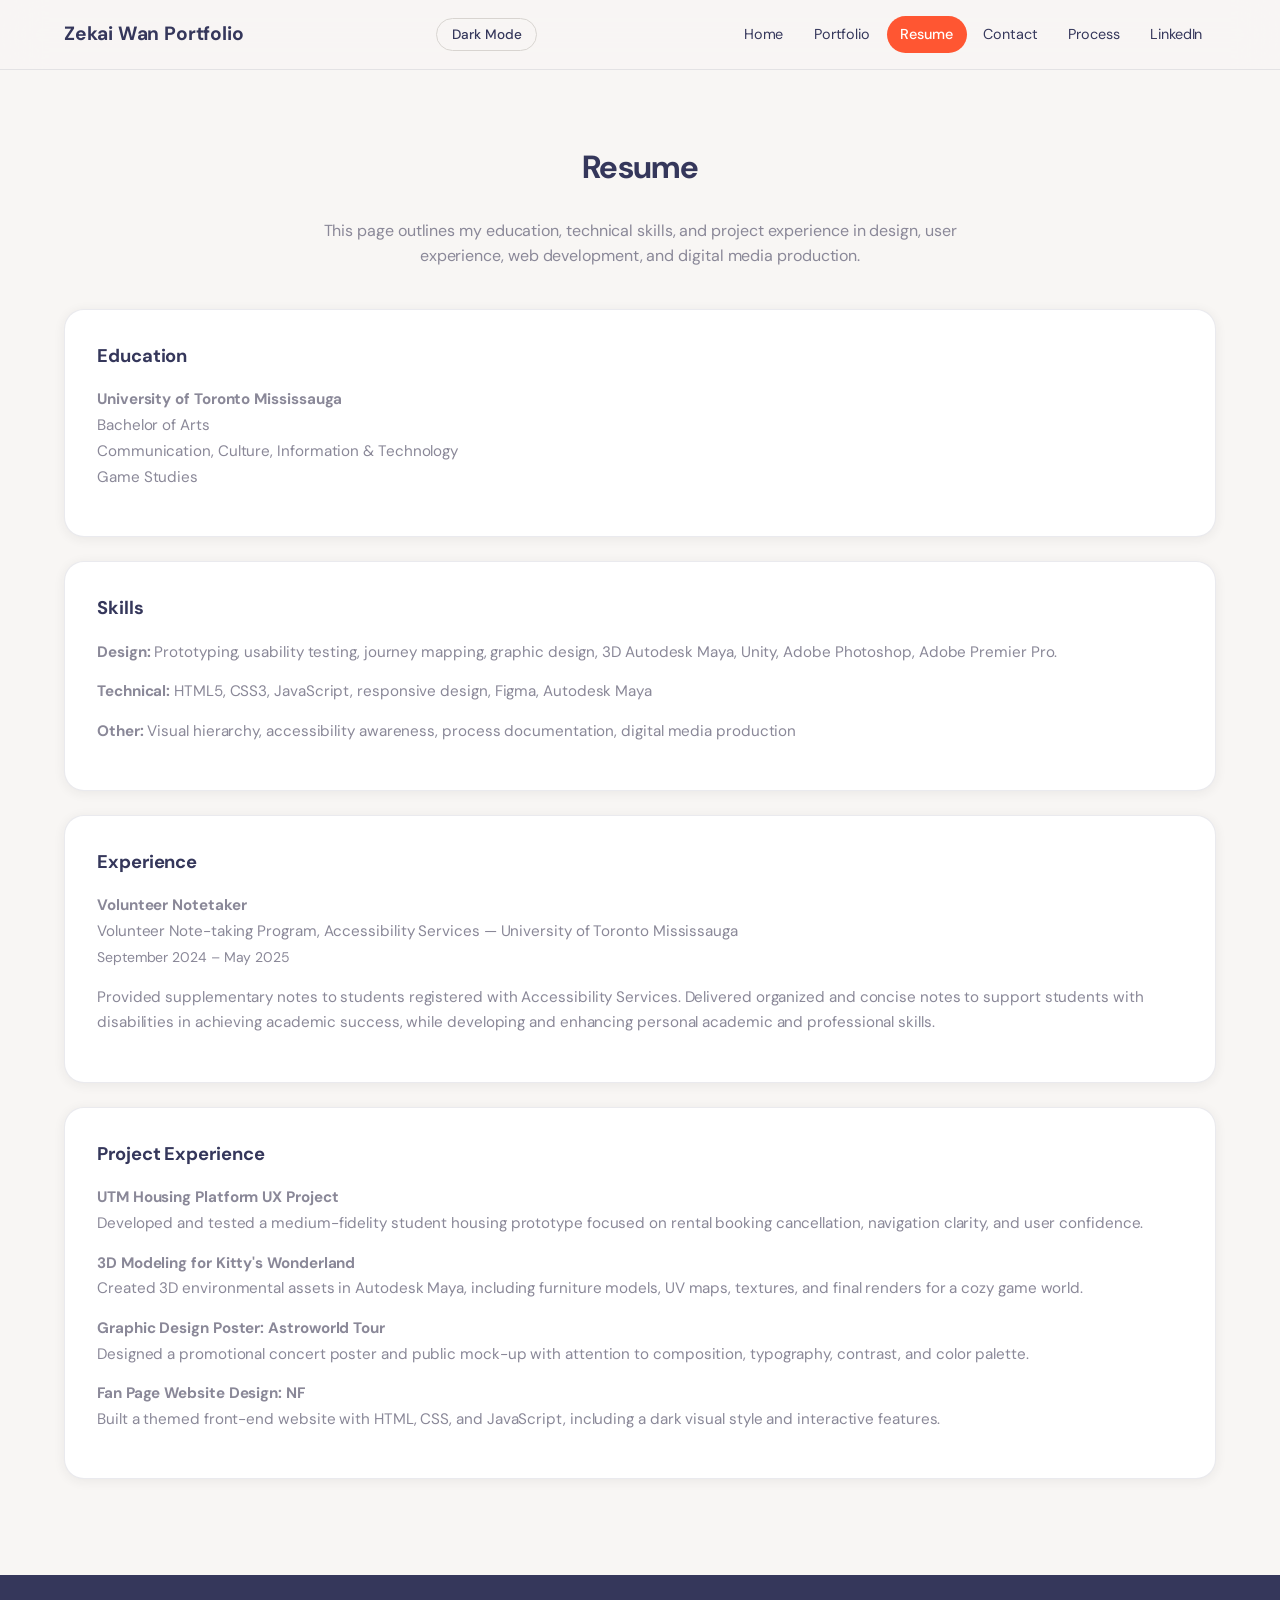
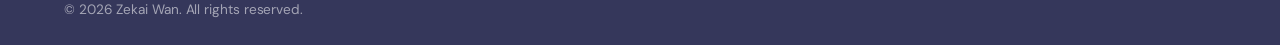
<file: resume.html>
<!DOCTYPE html>
<html lang="en">
<head>
  <meta charset="UTF-8">
  <meta name="viewport" content="width=device-width, initial-scale=1.0">
  <title>Resume | Zekai Wan Portfolio</title>
  <link rel="stylesheet" href="styles.css">
</head>
<body>
  <a href="#main-content" class="skip-link">Skip to main content</a>
  <header class="site-header">
    <div class="container header-container">
      <h1 class="site-title">Zekai Wan Portfolio</h1>

      <button id="darkModeToggle" class="dark-mode-button" type="button" aria-label="Toggle dark mode">Dark Mode</button>

      <nav class="site-nav" aria-label="Main navigation">
        <ul class="nav-list">
          <li><a href="index.html" class="nav-link">Home</a></li>
          <li><a href="portfolio.html" class="nav-link">Portfolio</a></li>
          <li><a href="resume.html" class="nav-link active">Resume</a></li>
          <li><a href="contact.html" class="nav-link">Contact</a></li>
          <li><a href="process.html" class="nav-link">Process</a></li>
          <li>
            <a href="https://www.linkedin.com/in/zekai-wan-b24306228/" class="nav-link" target="_blank" rel="noopener noreferrer">
              LinkedIn
            </a>
          </li>
        </ul>
      </nav>
    </div>
  </header>

  <main id="main-content">
    <section class="content-page">
      <div class="container">
        <h2 class="section-title">Resume</h2>
        <p class="content-intro">
          This page outlines my education, technical skills, and project experience in design,
          user experience, web development, and digital media production.
        </p>

        <section class="content-section">
          <h3>Education</h3>
          <p>
            <strong>University of Toronto Mississauga</strong><br>
            Bachelor of Arts<br>
            Communication, Culture, Information &amp; Technology<br>
            Game Studies
          </p>
        </section>

        <section class="content-section">
          <h3>Skills</h3>
          <p><strong>Design:</strong> Prototyping, usability testing, journey mapping, graphic design, 3D Autodesk Maya, Unity, Adobe Photoshop, Adobe Premier Pro.</p>
          <p><strong>Technical:</strong> HTML5, CSS3, JavaScript, responsive design, Figma, Autodesk Maya</p>
          <p><strong>Other:</strong> Visual hierarchy, accessibility awareness, process documentation, digital media production</p>
        </section>

        <section class="content-section">
          <h3>Experience</h3>
          <p>
            <strong>Volunteer Notetaker</strong><br>
            Volunteer Note-taking Program, Accessibility Services &mdash; University of Toronto Mississauga<br>
            <span class="date-range">September 2024 &ndash; May 2025</span>
          </p>
          <p>
            Provided supplementary notes to students registered with Accessibility Services. Delivered organized and concise notes to support students with disabilities in achieving academic success, while developing and enhancing personal academic and professional skills.
          </p>
        </section>

        <section class="content-section">
          <h3>Project Experience</h3>
          <p>
            <strong>UTM Housing Platform UX Project</strong><br>
            Developed and tested a medium-fidelity student housing prototype focused on rental booking cancellation, navigation clarity, and user confidence.
          </p>
          <p>
            <strong>3D Modeling for Kitty's Wonderland</strong><br>
            Created 3D environmental assets in Autodesk Maya, including furniture models, UV maps, textures, and final renders for a cozy game world.
          </p>
          <p>
            <strong>Graphic Design Poster: Astroworld Tour</strong><br>
            Designed a promotional concert poster and public mock-up with attention to composition, typography, contrast, and color palette.
          </p>
          <p>
            <strong>Fan Page Website Design: NF</strong><br>
            Built a themed front-end website with HTML, CSS, and JavaScript, including a dark visual style and interactive features.
          </p>
        </section>
      </div>
    </section>
  </main>

  <footer class="site-footer">
    <div class="container footer-container">
      <p>&copy; 2026 Zekai Wan. All rights reserved.</p>
    </div>
  </footer>

  <script src="script.js"></script>
</body>
</html>
</file>
<file: styles.css>
@import url('https://fonts.googleapis.com/css2?family=DM+Sans:ital,opsz,wght@0,9..40,400;0,9..40,500;0,9..40,700;1,9..40,400&display=swap');

:root {
  --color-navy:         #35375B;
  --color-orange:       #FF5632;
  --color-dark:         #2B2727;

  --color-green:        #00BE7C;
  --color-pink:         #FF3257;
  --color-grey:         #EFEFEF;
  --color-brown:        #B15224;
  --color-cream:        #F0E7DF;

  --bg-base:            #F8F6F4;
  --bg-surface:         #FFFFFF;
  --bg-muted:           #F0E7DF;
  --bg-header:          rgba(248, 246, 244, 0.9);

  --accent:             #FF5632;
  --accent-hover:       #e0401e;
  --accent-soft:        rgba(255, 86, 50, 0.12);

  --text-primary:       #2B2727;
  --text-secondary:     #35375B;
  --text-muted:         #8a8898;

  --border:             rgba(53, 55, 91, 0.1);
  --border-input:       #d8d4d0;

  --shadow-card:        0 0.125rem 0.75rem rgba(43, 39, 39, 0.07);

  --radius-card:        1.25rem;
  --radius-pill:        2rem;
  --radius-input:       0.625rem;

  --font-main: "Nimbus Sans", "DM Sans", "Helvetica Neue", sans-serif;
}

* {
  box-sizing: border-box;
  margin: 0;
  padding: 0;
}

html {
  font-size: 100%;
  -webkit-font-smoothing: antialiased;
  -moz-osx-font-smoothing: grayscale;
  text-rendering: optimizeLegibility;
}

body {
  font-family: var(--font-main);
  font-size: 1rem;
  line-height: 1.6;
  letter-spacing: -0.005em;
  background-color: var(--bg-base);
  color: var(--text-primary);
}

img {
  display: block;
  max-width: 100%;
  height: auto;
}

a {
  color: inherit;
  text-decoration: none;
}

.skip-link {
  position: absolute;
  top: -100%;
  left: 1rem;
  background-color: var(--accent);
  color: #ffffff;
  padding: 0.5rem 1rem;
  border-radius: var(--radius-pill);
  font-size: 0.9rem;
  font-weight: 500;
  z-index: 9999;
  transition: top 0.2s ease;
}

.skip-link:focus {
  top: 1rem;
}

ul {
  list-style: none;
}

.container {
  width: 90%;
  max-width: 75rem;
  margin: 0 auto;
}

.section-title {
  font-size: 2rem;
  font-weight: 700;
  letter-spacing: -0.02em;
  margin-bottom: 1.5rem;
  text-align: center;
  color: var(--color-navy);
}

.button {
  display: inline-block;
  font-family: var(--font-main);
  font-size: 1rem;
  font-weight: 500;
  letter-spacing: 0;
  padding: 0.8rem 1.5rem;
  border-radius: var(--radius-pill);
  transition: background-color 0.2s ease, color 0.2s ease,
              transform 0.2s ease, box-shadow 0.2s ease;
}

.button:hover,
.button:focus {
  transform: translateY(-0.1rem);
  box-shadow: 0 0.25rem 0.75rem rgba(255, 86, 50, 0.25);
}

.primary-button {
  background-color: var(--accent);
  color: #ffffff;
}

.primary-button:hover,
.primary-button:focus {
  background-color: var(--accent-hover);
}

.secondary-button {
  background-color: var(--bg-muted);
  color: var(--color-navy);
  border: 0.0625rem solid var(--border-input);
}

.secondary-button:hover,
.secondary-button:focus {
  background-color: var(--color-cream);
}


.site-header {
  background-color: var(--bg-header);
  backdrop-filter: saturate(180%) blur(1.25rem);
  -webkit-backdrop-filter: saturate(180%) blur(1.25rem);
  padding: 1rem 0;
  border-bottom: 0.0625rem solid var(--border);
  position: sticky;
  top: 0;
  z-index: 100;
}

.header-container {
  display: flex;
  justify-content: space-between;
  align-items: center;
  gap: 1.5rem;
  flex-wrap: wrap;
}

.site-title {
  font-size: 1.2rem;
  font-weight: 700;
  letter-spacing: -0.01em;
  color: var(--color-navy);
}

.nav-list {
  display: flex;
  gap: 0.2rem;
  flex-wrap: wrap;
}

.nav-link {
  display: inline-block;
  padding: 0.45rem 0.85rem;
  border-radius: var(--radius-pill);
  font-size: 0.9rem;
  font-weight: 400;
  color: var(--color-navy);
  transition: background-color 0.2s ease, color 0.2s ease;
}

.nav-link:hover,
.nav-link:focus {
  background-color: var(--accent-soft);
  color: var(--accent);
}

.nav-link.active {
  background-color: var(--accent);
  color: #ffffff;
  font-weight: 500;
}

.dark-mode-button {
  font-family: var(--font-main);
  font-size: 0.85rem;
  font-weight: 500;
  padding: 0.45rem 0.9rem;
  border-radius: var(--radius-pill);
  border: 0.0625rem solid var(--border-input);
  background-color: transparent;
  color: var(--color-navy);
  cursor: pointer;
  transition: background-color 0.2s ease, color 0.2s ease;
}

.dark-mode-button:hover,
.dark-mode-button:focus-visible {
  background-color: var(--accent-soft);
  color: var(--accent);
  border-color: var(--accent);
  outline: 2px solid var(--accent);
  outline-offset: 2px;
}


.hero {
  padding: 5rem 0;
}

.hero-container {
  display: flex;
  align-items: center;
  justify-content: space-between;
  gap: 3rem;
}

.hero-text {
  flex: 1;
}

.intro-text {
  font-size: 0.85rem;
  font-weight: 500;
  letter-spacing: 0.08em;
  text-transform: uppercase;
  margin-bottom: 0.75rem;
  color: var(--accent);
}

.hero-title {
  font-size: 2.75rem;
  font-weight: 700;
  line-height: 1.1;
  letter-spacing: -0.03em;
  margin-bottom: 1.25rem;
  color: var(--color-navy);
}

.hero-description {
  font-size: 1.05rem;
  font-weight: 400;
  line-height: 1.7;
  max-width: 37.5rem;
  margin-bottom: 1.75rem;
  color: var(--text-muted);
}

.hero-buttons {
  display: flex;
  gap: 0.75rem;
  flex-wrap: wrap;
}

.hero-image {
  flex: 1;
  display: flex;
  justify-content: center;
}

.hero-image img {
  width: 100%;
  max-width: 20rem;
  border-radius: 1.75rem;
  object-fit: cover;
  background-color: var(--bg-muted);
  box-shadow: 0 0.5rem 2rem rgba(53, 55, 91, 0.15);
}


.highlights {
  padding: 3.5rem 0;
}

.highlight-grid {
  display: grid;
  grid-template-columns: repeat(3, 1fr);
  gap: 1.25rem;
}

.highlight-card {
  background-color: var(--bg-surface);
  padding: 1.75rem;
  border-radius: var(--radius-card);
  text-align: left;
  border: 0.0625rem solid var(--border);
  box-shadow: var(--shadow-card);
}

.highlight-card h3 {
  font-size: 1.1rem;
  font-weight: 700;
  letter-spacing: -0.01em;
  margin-bottom: 0.6rem;
  color: var(--color-navy);
}

.highlight-card p {
  font-size: 0.95rem;
  line-height: 1.6;
  color: var(--text-muted);
}

.featured-projects {
  padding: 3.5rem 0;
}

.project-grid {
  display: grid;
  grid-template-columns: repeat(3, 1fr);
  gap: 1.25rem;
  align-items: stretch;
}

.project-card {
  background-color: var(--bg-surface);
  padding: 1.25rem;
  border-radius: var(--radius-card);
  border: 0.0625rem solid var(--border);
  box-shadow: var(--shadow-card);
  display: flex;
  flex-direction: column;
}

.project-card img {
  width: 100%;
  height: 13rem;
  object-fit: cover;
  object-position: center;
  border-radius: 1rem;
  margin-bottom: 1rem;
  background-color: var(--bg-muted);
}

.project-card h3 {
  font-size: 1rem;
  font-weight: 700;
  letter-spacing: -0.01em;
  margin-bottom: 0.5rem;
  color: var(--color-navy);
}

.project-card p {
  font-size: 0.9rem;
  line-height: 1.6;
  color: var(--text-muted);
  margin-bottom: 1rem;
}

.project-link {
  display: inline-block;
  font-size: 0.9rem;
  font-weight: 700;
  color: var(--accent);
  margin-top: auto;
}

.project-link:hover,
.project-link:focus {
  text-decoration: underline;
}


.callout {
  padding: 3rem 0 5rem;
}

.callout-container {
  background-color: var(--color-navy);
  padding: 3rem 2rem;
  border-radius: 2rem;
  text-align: center;
  color: #ffffff;
}

.callout-container .section-title {
  color: #ffffff;
  font-size: 1.75rem;
}

.callout-container p {
  font-size: 1rem;
  margin-bottom: 1.5rem;
  color: rgba(255, 255, 255, 0.7);
}

.callout-container .primary-button {
  background-color: var(--accent);
  color: #ffffff;
}

.callout-container .primary-button:hover {
  background-color: var(--accent-hover);
}

.portfolio-page {
  padding: 4.5rem 0;
}

.portfolio-intro {
  max-width: 45rem;
  margin: 0 auto 2.5rem;
  text-align: center;
  font-size: 1rem;
  color: var(--text-muted);
}

.portfolio-grid {
  display: grid;
  grid-template-columns: repeat(2, 1fr);
  gap: 1.5rem;
}

.portfolio-card {
  background-color: var(--bg-surface);
  border-radius: var(--radius-card);
  overflow: hidden;
  border: 0.0625rem solid var(--border);
  box-shadow: var(--shadow-card);
  display: flex;
  flex-direction: column;
}

.portfolio-card img {
  width: 100%;
  height: 16rem;
  object-fit: cover;
  object-position: center;
  background-color: var(--bg-muted);
}

.portfolio-card-content {
  padding: 1.75rem;
}

.portfolio-card-content h3 {
  font-size: 1.2rem;
  font-weight: 700;
  letter-spacing: -0.02em;
  margin-bottom: 0.6rem;
  color: var(--color-navy);
}

.portfolio-card-content h4 {
  font-size: 0.75rem;
  font-weight: 700;
  letter-spacing: 0.08em;
  text-transform: uppercase;
  color: var(--accent);
  margin-top: 1.1rem;
  margin-bottom: 0.4rem;
}

.portfolio-card-content p {
  font-size: 0.95rem;
  line-height: 1.65;
  color: var(--text-muted);
  margin-bottom: 0.5rem;
}

.project-actions {
  display: flex;
  flex-wrap: wrap;
  gap: 0.75rem;
  margin-top: 1.25rem;
}

.project-button {
  display: inline-block;
  padding: 0.65rem 1.1rem;
  border-radius: var(--radius-pill);
  background-color: var(--accent);
  color: #ffffff;
  font-family: var(--font-main);
  font-size: 0.9rem;
  font-weight: 500;
  transition: background-color 0.2s ease;
}

.project-button:hover,
.project-button:focus {
  background-color: var(--accent-hover);
}

.contact-page {
  padding: 4.5rem 0;
}

.contact-intro {
  max-width: 43.75rem;
  margin: 0 auto 2.5rem;
  text-align: center;
  font-size: 1rem;
  color: var(--text-muted);
}

.contact-layout {
  display: grid;
  grid-template-columns: 2fr 1fr;
  gap: 1.5rem;
  align-items: start;
}

.contact-form-section,
.contact-info-section {
  background-color: var(--bg-surface);
  padding: 2rem;
  border-radius: var(--radius-card);
  border: 0.0625rem solid var(--border);
  box-shadow: var(--shadow-card);
}

.contact-form-section h3,
.contact-info-section h3 {
  margin-bottom: 1.1rem;
  font-size: 1.15rem;
  font-weight: 700;
  color: var(--color-navy);
}

.contact-info-section p {
  margin-bottom: 0.85rem;
  font-size: 0.95rem;
  color: var(--text-muted);
}

.contact-info-section a {
  color: var(--accent);
}

.contact-info-section a:hover,
.contact-info-section a:focus {
  text-decoration: underline;
}

.contact-form {
  display: flex;
  flex-direction: column;
  gap: 1rem;
}

.form-group {
  display: flex;
  flex-direction: column;
}

.form-group label {
  margin-bottom: 0.4rem;
  font-size: 0.9rem;
  font-weight: 500;
  color: var(--color-navy);
}

.form-group input,
.form-group textarea {
  font: inherit;
  font-size: 0.95rem;
  padding: 0.75rem 1rem;
  border: 0.0625rem solid var(--border-input);
  border-radius: var(--radius-input);
  background-color: var(--bg-base);
  color: var(--text-primary);
  transition: border-color 0.2s ease, box-shadow 0.2s ease;
}

.form-group input:focus,
.form-group textarea:focus {
  outline: none;
  border-color: var(--accent);
  box-shadow: 0 0 0 0.2rem rgba(255, 86, 50, 0.15);
  background-color: #ffffff;
}

.media-embed {
  margin-top: 1.5rem;
}

.media-embed h3 {
  font-size: 1rem;
  font-weight: 700;
  margin-bottom: 0.75rem;
  color: var(--color-navy);
}

.contact-note {
  margin-top: 1.5rem;
  text-align: center;
  font-size: 0.9rem;
  color: var(--text-muted);
}

.process-page,
.content-page {
  padding: 4.5rem 0;
}

.process-intro,
.content-intro {
  max-width: 45rem;
  margin: 0 auto 2.5rem;
  text-align: center;
  font-size: 1rem;
  color: var(--text-muted);
}

.process-section,
.content-section {
  background-color: var(--bg-surface);
  padding: 2rem;
  border-radius: var(--radius-card);
  border: 0.0625rem solid var(--border);
  box-shadow: var(--shadow-card);
  margin-bottom: 1.5rem;
}

.process-section h3,
.content-section h3 {
  font-size: 1.15rem;
  font-weight: 700;
  margin-bottom: 1rem;
  color: var(--color-navy);
}

.process-section p,
.content-section p {
  font-size: 0.95rem;
  line-height: 1.7;
  color: var(--text-muted);
  margin-bottom: 0.85rem;
}

.date-range {
  font-size: 0.875rem;
  color: var(--text-muted);
}

.palette-heading {
  margin-top: 1.25rem;
  margin-bottom: 0.75rem;
  font-size: 1rem;
  font-weight: 700;
  color: var(--color-navy);
}

.wireframe-grid {
  display: grid;
  grid-template-columns: repeat(2, 1fr);
  gap: 1.25rem;
  margin-top: 1.5rem;
}

.wireframe-card {
  background-color: var(--bg-base);
  padding: 1rem;
  border-radius: 1.1rem;
  text-align: center;
  border: 0.0625rem solid var(--border);
}

.wireframe-card img {
  width: 100%;
  height: auto;
  border-radius: 0.75rem;
  background-color: var(--bg-muted);
  margin-bottom: 0.75rem;
}

.wireframe-card figcaption {
  font-size: 0.875rem;
  color: var(--text-muted);
}

.reference-list {
  padding-left: 1.25rem;
}

.reference-list li {
  margin-bottom: 0.75rem;
  font-size: 0.95rem;
  color: var(--text-muted);
}

.palette-grid {
  display: grid;
  grid-template-columns: repeat(3, 1fr);
  gap: 1rem;
}

.palette-swatch {
  display: flex;
  flex-direction: column;
  border-radius: 0.875rem;
  overflow: hidden;
  border: 0.0625rem solid var(--border);
  background-color: var(--bg-base);
  box-shadow: var(--shadow-card);
}

.swatch-block {
  height: 5rem;
  width: 100%;
  flex-shrink: 0;
}

.swatch-block--bordered {
  border-bottom: 0.0625rem solid var(--border-input);
}

.swatch-info {
  display: flex;
  flex-direction: column;
  gap: 0.2rem;
  padding: 0.75rem 0.875rem;
}

.swatch-name {
  font-size: 0.875rem;
  font-weight: 700;
  color: var(--text-primary);
  letter-spacing: -0.01em;
}

.swatch-hex {
  font-size: 0.8rem;
  font-family: "Courier New", monospace;
  color: var(--accent);
  letter-spacing: 0.02em;
}

.swatch-role {
  font-size: 0.775rem;
  color: var(--text-muted);
}

.dark-mode .palette-swatch {
  background-color: var(--bg-surface);
  border-color: var(--border);
}

.dark-mode .swatch-name {
  color: var(--text-primary);
}

.dark-mode .palette-heading {
  color: #f0eeee;
}

.site-footer {
  background-color: var(--color-navy);
  padding: 1.5rem 0;
}

.footer-container {
  display: flex;
  justify-content: space-between;
  align-items: center;
  gap: 1rem;
  flex-wrap: wrap;
}

.footer-container p {
  font-size: 0.85rem;
  color: rgba(255, 255, 255, 0.55);
}

.site-footer a {
  color: rgba(255, 255, 255, 0.7);
}

.site-footer a:hover,
.site-footer a:focus {
  color: #ffffff;
  text-decoration: underline;
}

@media (max-width: 62rem) {
  .hero-container {
    flex-direction: column;
    text-align: center;
  }

  .hero-description {
    margin-left: auto;
    margin-right: auto;
  }

  .hero-buttons {
    justify-content: center;
  }

  .highlight-grid,
  .project-grid {
    grid-template-columns: repeat(2, 1fr);
  }

  .portfolio-grid {
    grid-template-columns: 1fr;
  }

  .contact-layout {
    grid-template-columns: 1fr;
  }

  .palette-grid {
    grid-template-columns: repeat(2, 1fr);
  }
}

@media (max-width: 48rem) {
  .site-title {
    font-size: 1.1rem;
    text-align: center;
    width: 100%;
  }

  .header-container {
    flex-direction: column;
    align-items: center;
  }

  .nav-list {
    flex-direction: column;
    width: 100%;
  }

  .nav-link {
    width: 100%;
    text-align: center;
    padding: 0.3rem 0.85rem;
  }

  .hero {
    padding: 2.5rem 0;
  }

  .hero-title {
    font-size: 2.1rem;
  }

  .hero-description {
    font-size: 1rem;
  }

  .hero-image img {
    max-width: 15rem;
  }

  .highlight-grid,
  .project-grid,
  .portfolio-grid,
  .wireframe-grid,
  .palette-grid {
    grid-template-columns: 1fr;
  }

  .section-title {
    font-size: 1.6rem;
  }

  .button {
    width: 100%;
    text-align: center;
  }

  .footer-container {
    flex-direction: column;
    text-align: center;
  }

  .project-actions {
    flex-direction: column;
  }

  .project-button {
    width: 100%;
    text-align: center;
  }

  .process-section,
  .content-section {
    padding: 1.5rem;
  }
}

@media (max-width: 23.4375rem) {
  .container {
    width: 92%;
  }

  .hero-title {
    font-size: 1.75rem;
  }

  .section-title {
    font-size: 1.4rem;
  }

  .highlight-card,
  .project-card,
  .portfolio-card-content,
  .callout-container,
  .contact-form-section,
  .contact-info-section,
  .process-section,
  .content-section {
    padding: 1.25rem;
  }
}


.dark-mode {
  --bg-base:        #1a1a2e;
  --bg-surface:     #22223a;
  --bg-muted:       #2a2a45;
  --bg-header:      rgba(26, 26, 46, 0.92);

  --accent:         #FF5632;
  --accent-hover:   #e0401e;
  --accent-soft:    rgba(255, 86, 50, 0.15);

  --text-primary:   #f0eeee;
  --text-secondary: #b8b6cc;
  --text-muted:     #8a88a8;

  --border:         rgba(255, 255, 255, 0.08);
  --border-input:   #3a3a5a;

  --shadow-card:    0 0.125rem 0.75rem rgba(0, 0, 0, 0.3);

  background-color: var(--bg-base);
  color: var(--text-primary);
}

.dark-mode .site-header {
  background-color: var(--bg-header);
  border-bottom-color: var(--border);
}

.dark-mode .site-title {
  color: #f0eeee;
}

.dark-mode .nav-link {
  color: var(--text-secondary);
}

.dark-mode .nav-link.active {
  background-color: var(--accent);
  color: #ffffff;
}

.dark-mode .dark-mode-button {
  color: var(--text-secondary);
  border-color: var(--border-input);
}

.dark-mode .dark-mode-button:hover {
  background-color: var(--accent-soft);
  color: var(--accent);
}

.dark-mode .highlight-card,
.dark-mode .project-card,
.dark-mode .portfolio-card,
.dark-mode .contact-form-section,
.dark-mode .contact-info-section,
.dark-mode .process-section,
.dark-mode .content-section {
  background-color: var(--bg-surface);
  border-color: var(--border);
}

.dark-mode .highlight-card h3,
.dark-mode .project-card h3,
.dark-mode .portfolio-card-content h3,
.dark-mode .contact-form-section h3,
.dark-mode .contact-info-section h3,
.dark-mode .process-section h3,
.dark-mode .content-section h3 {
  color: #f0eeee;
}

.dark-mode .section-title {
  color: #f0eeee;
}

.dark-mode .hero-title {
  color: #f0eeee;
}

.dark-mode .callout-container {
  background-color: #2a2a45;
}

.dark-mode .wireframe-card {
  background-color: var(--bg-muted);
  border-color: var(--border);
}

.dark-mode .form-group label {
  color: #f0eeee;
}

.dark-mode .form-group input,
.dark-mode .form-group textarea {
  background-color: var(--bg-muted);
  color: var(--text-primary);
  border-color: var(--border-input);
}

.dark-mode .form-group input:focus,
.dark-mode .form-group textarea:focus {
  background-color: var(--bg-surface);
  border-color: var(--accent);
}

.dark-mode .secondary-button {
  background-color: var(--bg-muted);
  color: var(--text-primary);
  border-color: var(--border-input);
}
</file>
